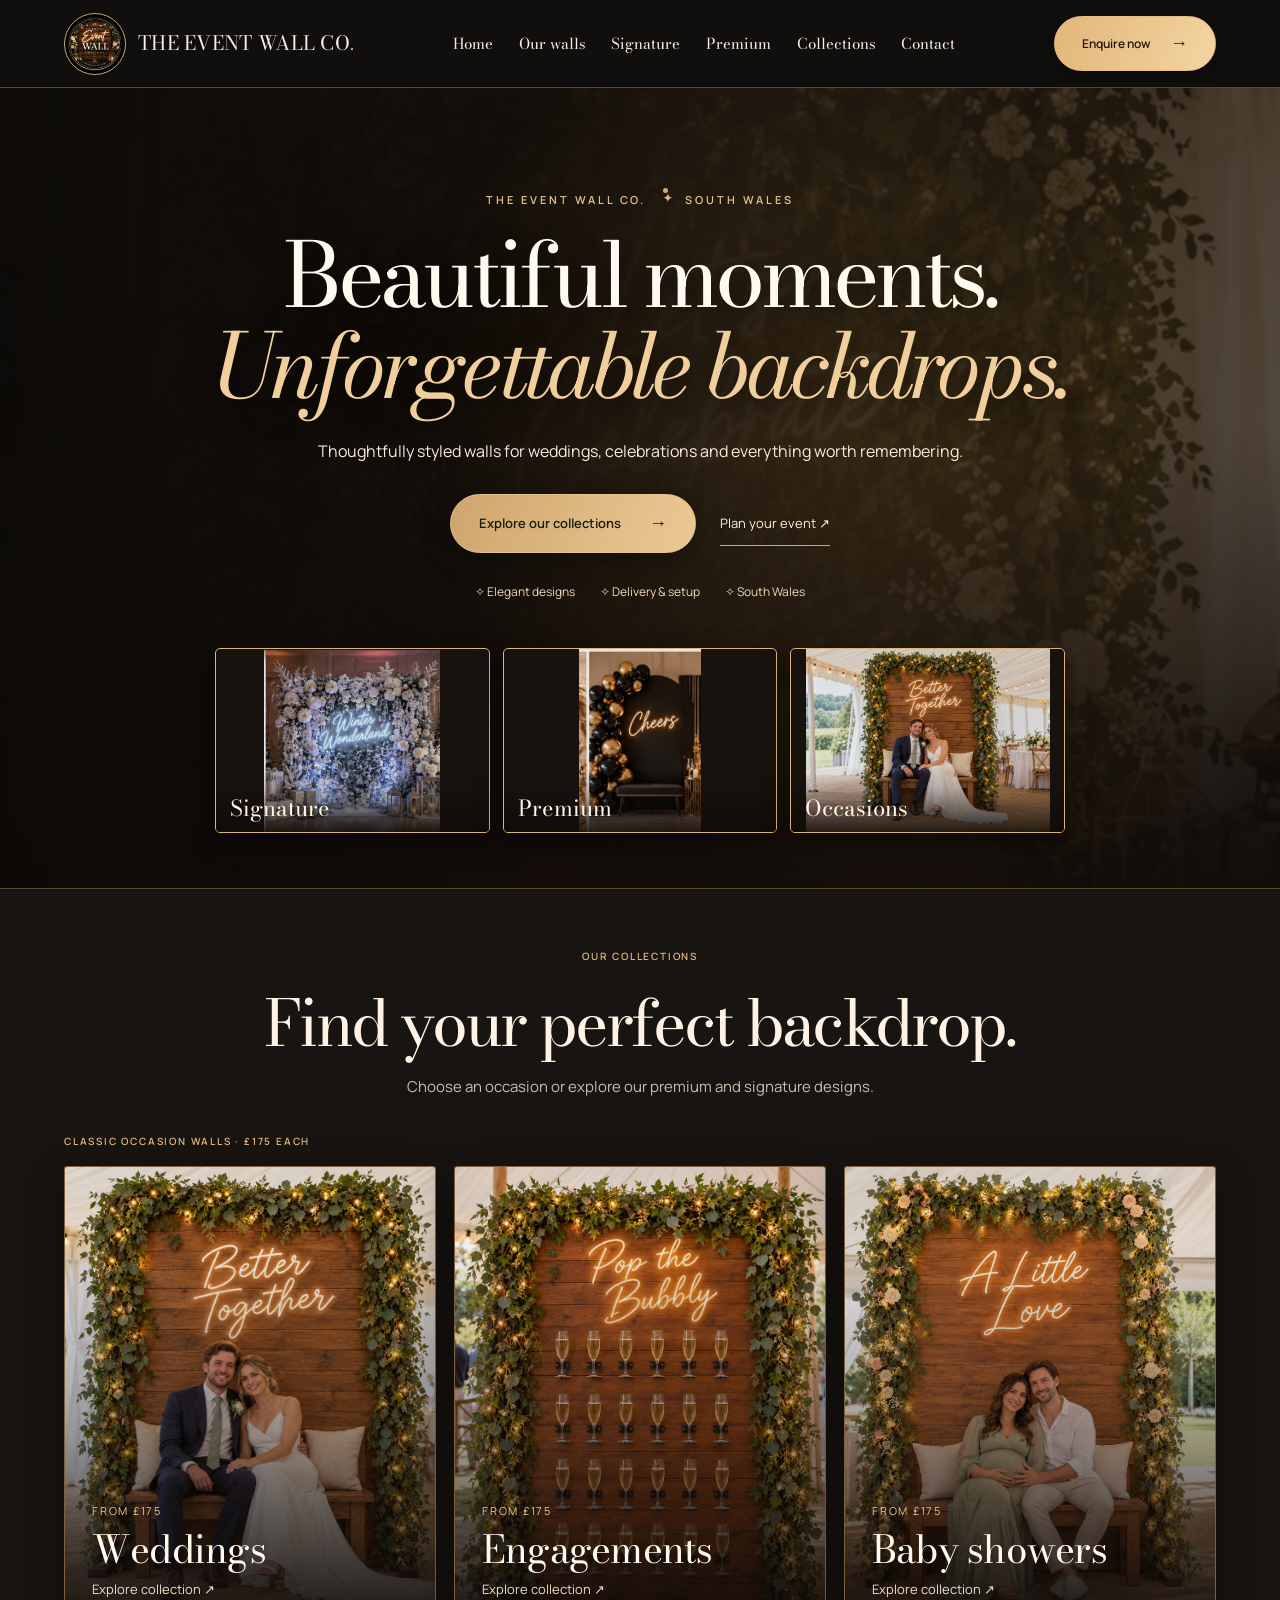
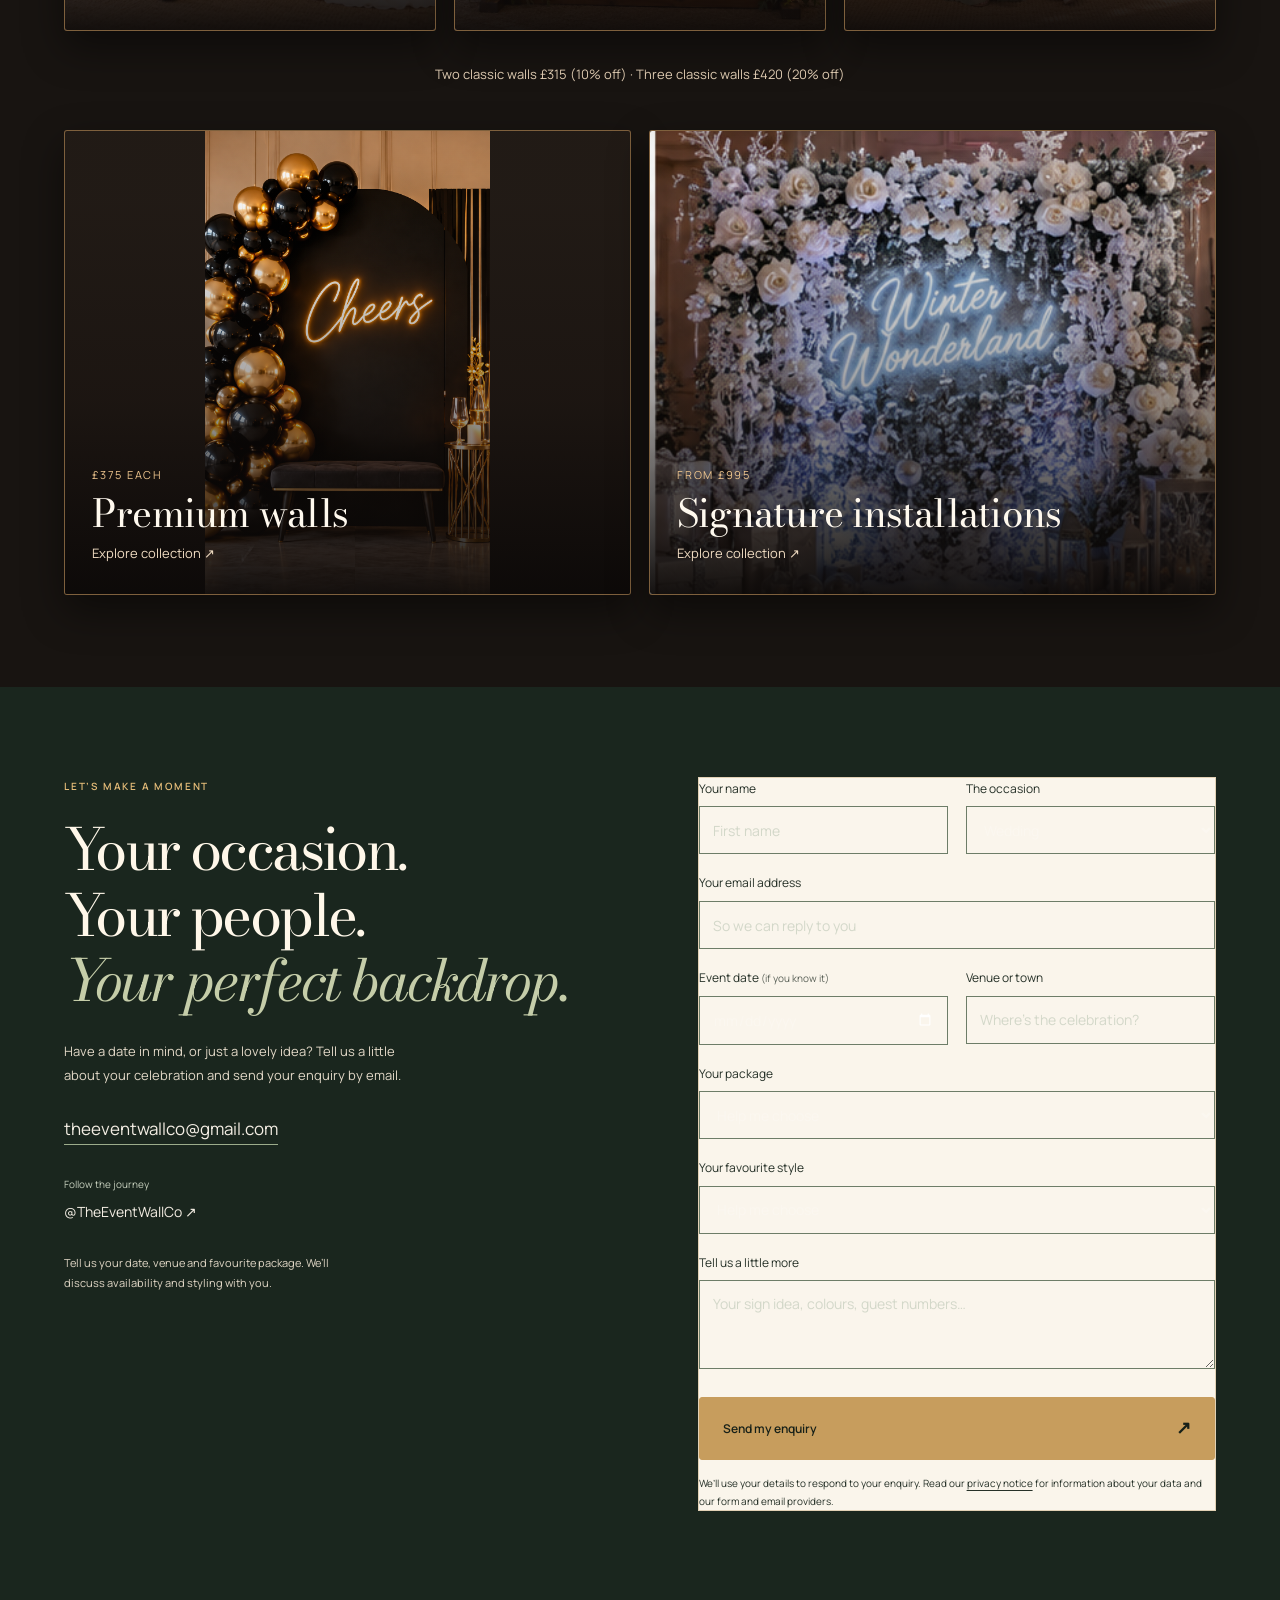
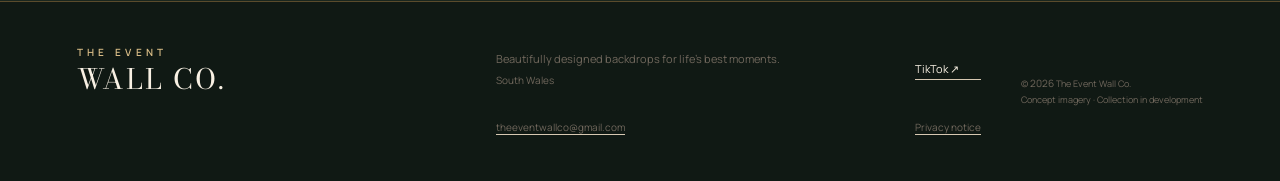
<file: index.html>
<!DOCTYPE html>
<html lang="en-GB"><head><meta charset="utf-8"><meta name="google-site-verification" content="JNIMbrfzkUqkTj2vF_8POCAR4CDnCxBclbPYZLGtW4k"><meta name="viewport" content="width=device-width,initial-scale=1"><title>Event Backdrop & Flower Wall Hire South Wales | The Event Wall Co.</title><meta name="description" content="Luxury event backdrop and flower wall hire across South Wales, Cardiff and Newport. Explore wedding, baby shower, engagement and celebration walls from £175."><link rel="canonical" href="https://the-event-wall-co.vercel.app/"><meta name="theme-color" content="#101714"><meta property="og:title" content="The Event Wall Co"><meta property="og:description" content="A backdrop to your best moments. Explore our celebration wall collection."><meta property="og:type" content="website"><meta property="og:image" content="/assets/champagne-wall.webp"><link rel="icon" href="/favicon.svg" type="image/svg+xml"><link rel="preload" href="/assets/fonts/bodoni-normal.woff2" as="font" type="font/woff2" crossorigin><link rel="preload" href="/assets/fonts/manrope-normal-400.woff2" as="font" type="font/woff2" crossorigin><link rel="stylesheet" href="/fonts.css"><link rel="stylesheet" href="/style.css"><script src="/app.js" defer></script><script type="application/ld+json">{"@context":"https://schema.org","@type":"LocalBusiness","name":"The Event Wall Co.","url":"https://the-event-wall-co.vercel.app/","description":"Luxury wedding and event backdrop hire in South Wales.","areaServed":[{"@type":"Place","name":"South Wales"},{"@type":"City","name":"Cardiff"},{"@type":"City","name":"Newport"}],"email":"theeventwallco@gmail.com","sameAs":["https://www.tiktok.com/@TheEventWallCo"]}</script><script async src="https://www.googletagmanager.com/gtag/js?id=G-6WDPPPENEJ"></script><script>window.dataLayer=window.dataLayer||[];function gtag(){dataLayer.push(arguments)}gtag('js',new Date());gtag('config','G-6WDPPPENEJ');</script></head>
<body><a class="skip" href="#main">Skip to content</a><header><a class="brand" href="#home" aria-label="The Event Wall Co home"><span class="brand-top">THE EVENT</span><span class="brand-bottom">THE EVENT WALL CO<span class="brand-dot">.</span></span></a><nav aria-label="Main navigation"><a href="#home">Home</a><a href="#collections">Our walls</a><a href="/signature.html">Signature</a><a href="/premium.html">Premium</a><a href="#collections">Collections</a><a href="#enquire">Contact</a></nav><a class="button small" href="#enquire">Enquire now <span aria-hidden="true">→</span></a><button class="menu-button" aria-label="Open navigation" aria-expanded="false" aria-controls="mobile-nav">Menu ☰</button></header><div id="mobile-nav" hidden><a href="#collections">Our collections</a><a href="/weddings.html">Weddings</a><a href="/baby-showers.html">Baby showers</a><a href="/engagements.html">Engagement parties</a><a href="/weddings.html">Birthdays &amp; anniversaries</a><a href="/signature.html">Signature collection</a><a href="#collections">Packages &amp; pricing</a><a href="#details">Planning details</a><a href="#enquire">Make an enquiry ↗︎</a></div>
<main id="main"><section class="hero cinematic-hero" id="home"><div class="cinematic-shade"></div><div class="cinematic-content"><p class="eyebrow">THE EVENT WALL CO. <span>✦</span> SOUTH WALES</p><h1>Beautiful moments.<br><em>Unforgettable backdrops.</em></h1><p class="cinematic-intro">Thoughtfully styled walls for weddings, celebrations and everything worth remembering.</p><div class="cinematic-actions"><a class="button" href="#collections">Explore our collections <span aria-hidden="true">→</span></a><a class="cinematic-secondary" href="#enquire">Plan your event ↗</a></div><div class="cinematic-trust"><span>✧ Elegant designs</span><span>✧ Delivery &amp; setup</span><span>✧ South Wales</span></div></div><div class="cinematic-preview" aria-label="Featured event walls"><a href="/signature.html"><img src="/IMG_5442.png" alt="Winter Wonderland wall"><span>Signature</span></a><a href="/premium.html"><img src="/IMG_5463.jpeg" alt="Black and gold premium wall"><span>Premium</span></a><a href="/weddings.html"><img src="/assets/bench-photo-backdrop.webp" alt="Wedding wall"><span>Occasions</span></a></div></section>
<section class="collection-landing section" id="collections"><div class="collection-heading"><p class="eyebrow">OUR COLLECTIONS</p><h2>Find your perfect backdrop.</h2><p>Choose an occasion or explore our premium and signature designs.</p></div><p class="eyebrow">CLASSIC OCCASION WALLS · £175 EACH</p><div class="collection-tiles collection-tiles-three"><a class="collection-tile" href="/weddings.html"><img src="/assets/bench-photo-backdrop.webp" alt="Weddings" loading="lazy"><span class="tile-overlay"><small>From £175</small><strong>Weddings</strong><span>Explore collection ↗</span></span></a><a class="collection-tile" href="/engagements.html"><img src="/assets/pop-the-bubbly-wall.webp" alt="Engagements" loading="lazy"><span class="tile-overlay"><small>From £175</small><strong>Engagements</strong><span>Explore collection ↗</span></span></a><a class="collection-tile" href="/baby-showers.html"><img src="/assets/a-little-love-bench.webp" alt="Baby showers" loading="lazy"><span class="tile-overlay"><small>From £175</small><strong>Baby showers</strong><span>Explore collection ↗</span></span></a></div><p class="collection-discount">Two classic walls £315 (10% off) · Three classic walls £420 (20% off)</p><div class="collection-tiles collection-tiles-two"><a class="collection-tile premium-home-tile" href="/premium.html"><img src="/D921B3ED-7E14-41A4-9949-39B5E047F130.png" alt="Black and gold luxury premium event backdrop" loading="lazy"><span class="tile-overlay"><small>£375 each</small><strong>Premium walls</strong><span>Explore collection ↗</span></span></a><a class="collection-tile" href="/signature.html"><img src="/IMG_5442.png" alt="Signature installations" loading="lazy"><span class="tile-overlay"><small>From £995</small><strong>Signature installations</strong><span>Explore collection ↗</span></span></a></div></section><section class="enquiry section" id="enquire"><div class="enquiry-copy"><p class="eyebrow">LET’S MAKE A MOMENT</p><h2>Your occasion.<br>Your people.<br><em>Your perfect backdrop.</em></h2><p>Have a date in mind, or just a lovely idea? Tell us a little about your celebration and send your enquiry by email.</p><a class="email-link" href="mailto:theeventwallco@gmail.com">theeventwallco@gmail.com</a><a class="social-link" href="https://www.tiktok.com/@TheEventWallCo" target="_blank" rel="noopener noreferrer">Follow the journey <strong>@TheEventWallCo ↗︎</strong></a><p class="enquiry-note">Tell us your date, venue and favourite package. We’ll discuss availability and styling with you.</p></div><form id="enquiry-form" action="https://formsubmit.co/theeventwallco@gmail.com" method="POST"><div class="form-row"><label>Your name<input name="name" autocomplete="name" maxlength="100" required placeholder="First name"></label><label>The occasion<select name="occasion" id="occasion"><option>Wedding</option><option>Baby shower</option><option>Engagement party</option><option>Birthday / anniversary</option><option>Something else</option></select></label></div><label>Your email address<input type="email" name="email" autocomplete="email" maxlength="254" required placeholder="So we can reply to you"></label><div class="form-row"><label>Event date <span>(if you know it)</span><input type="date" name="date"></label><label>Venue or town<input name="venue" autocomplete="address-level2" maxlength="160" required placeholder="Where’s the celebration?"></label></div><label>Your package<select name="package" id="package"><option>Help me choose</option><option>Classic wall — £175</option><option>Two classic walls — £315 (10% off)</option><option>Three classic walls — £420 (20% off)</option><option>Premium design — £375 per wall</option><option>Champagne package — £275</option><option>Christmas signature wall — £1,295 including delivery &amp; installation</option><option>Winter Wonderland signature wall — £1,495 including delivery &amp; installation</option><option>Halloween signature wall — 2027 onwards — £1,250 including delivery &amp; installation</option><option>Spring / Easter signature wall — £995 including delivery &amp; installation</option><option>Summer / Tropical signature wall — £995 including delivery &amp; installation</option><option>Birthdays / Parties signature wall — £1,295 including delivery &amp; installation</option><option>New Year’s Eve signature wall — £1,245 including delivery &amp; installation</option><option>Mixed / tailored package</option></select></label><label>Your favourite style<select name="style" id="style"><option>Help me choose</option><option>Celebration Wall</option><option>White Feather</option><option>Botanical Greenery</option><option>Classic White</option><option>Champagne Shimmer</option><option>Blush Floral</option><option>Pampas &amp; Neutrals</option><option>Black &amp; Gold</option><option>Champagne Wall</option><option>Bench Photo Corner</option><option>Party Favour Wall</option><option>Signature themed wall</option><option>A combination</option></select></label><label>Tell us a little more<textarea name="notes" rows="3" maxlength="2000" placeholder="Your sign idea, colours, guest numbers…"></textarea></label><button class="button" type="submit">Send my enquiry <span aria-hidden="true">↗︎</span></button><div class="form-trap" aria-hidden="true"><label>Leave this field empty<input name="_honey" tabindex="-1" autocomplete="off"></label></div><input type="hidden" name="_subject" value="New Event Wall Co enquiry"><input type="hidden" name="_template" value="table"><input type="hidden" name="_url" value="https://the-event-wall-co.vercel.app/"><p class="form-help">We’ll use your details to respond to your enquiry. Read our <a href="/privacy.html">privacy notice</a> for information about your data and our form and email providers.</p><p id="form-status" role="status" aria-live="polite" tabindex="-1" hidden></p><p id="form-fallback" hidden>Having trouble? Email <a href="mailto:theeventwallco@gmail.com">theeventwallco@gmail.com</a> directly.</p></form></section>
</main><footer><a class="brand" href="#home"><span class="brand-top">THE EVENT</span><span class="brand-bottom">WALL CO.</span></a><p>Beautifully designed backdrops for life’s best moments.<br><span>South Wales</span></p><a href="https://www.tiktok.com/@TheEventWallCo" target="_blank" rel="noopener noreferrer">TikTok ↗︎</a><p class="footer-contact"><a href="mailto:theeventwallco@gmail.com">theeventwallco@gmail.com</a></p><p class="footer-privacy"><a href="/privacy.html">Privacy notice</a></p><p class="copyright">© <span id="year">2026</span> The Event Wall Co.<br>Concept imagery · Collection in development</p></footer><div class="mobile-enquire"><a href="#collections"><span>Wall packages</span><strong>From £175</strong></a><a class="button" href="#enquire">Enquire now <span aria-hidden="true">↗︎</span></a></div>
<dialog id="lightbox" aria-label="Image preview"><button class="close-lightbox" aria-label="Close image preview">Close ×</button><img id="lightbox-image" alt=""><p id="lightbox-caption"></p></dialog></body></html>
</file>
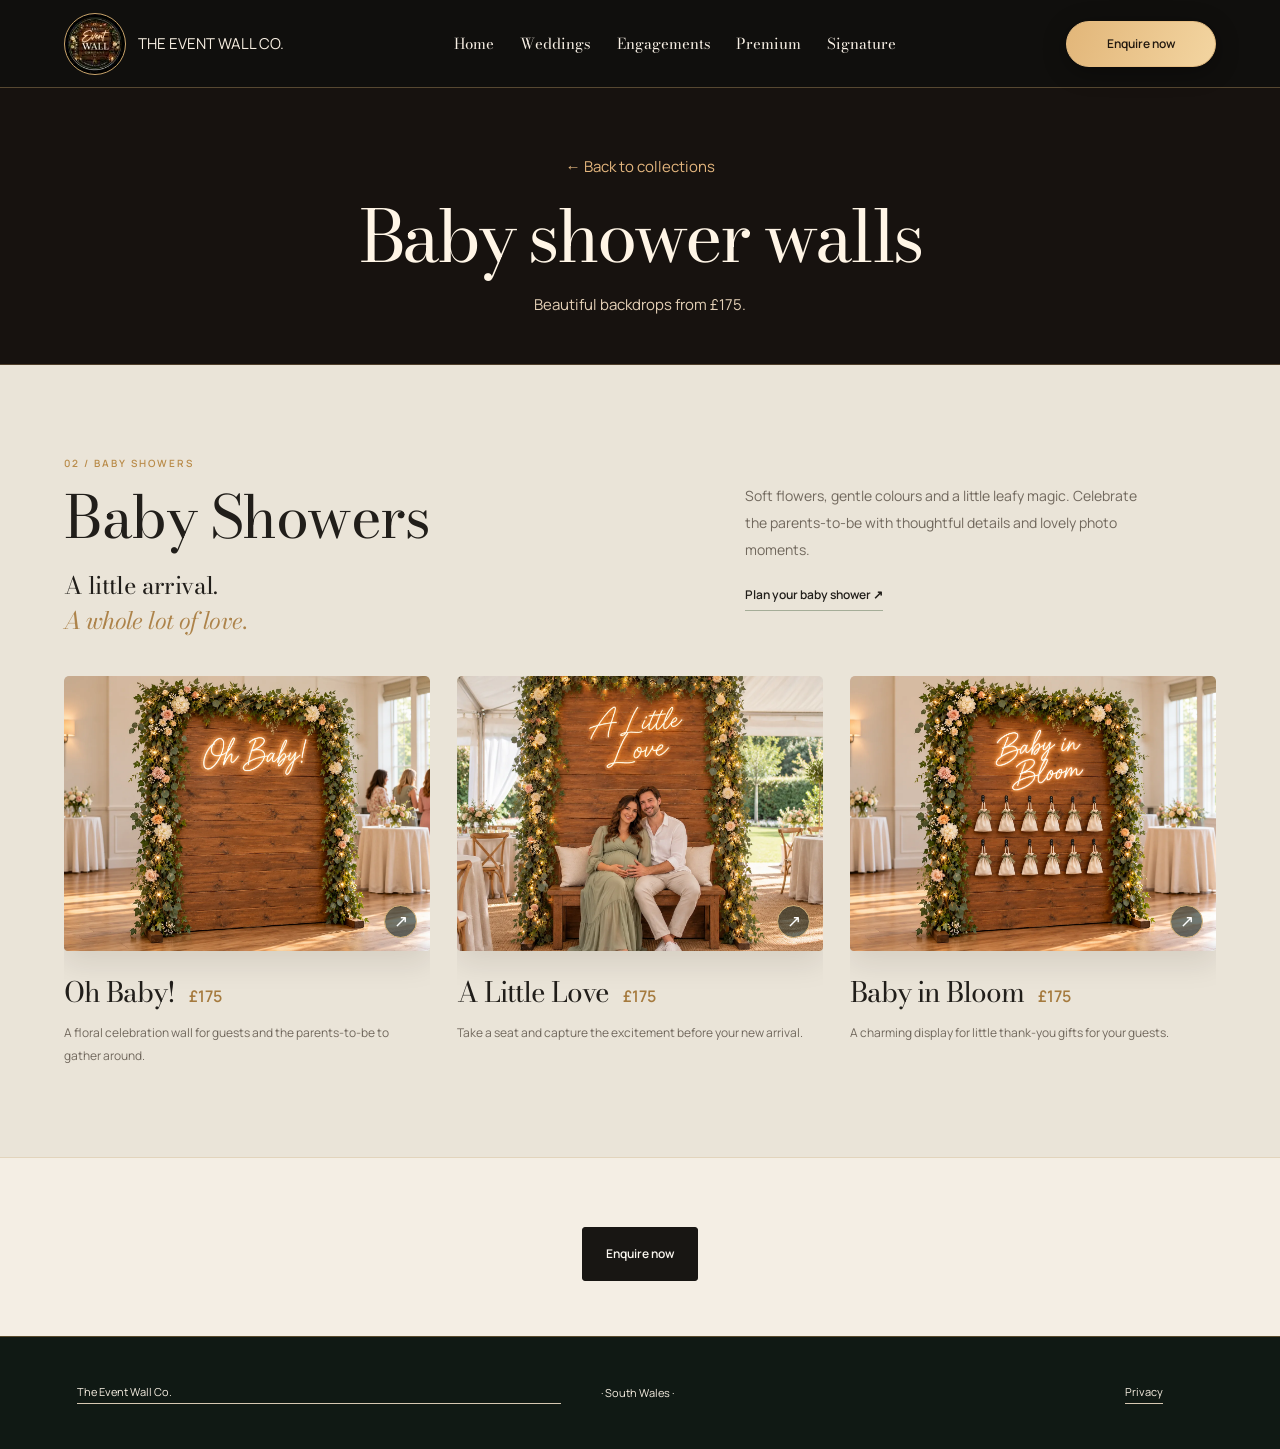
<file: baby-showers.html>
<!DOCTYPE html>
<html lang="en-GB"><head><meta charset="utf-8"><meta name="viewport" content="width=device-width,initial-scale=1"><title>Baby Shower Backdrop Hire South Wales | The Event Wall Co.</title><meta name="description" content="Beautiful baby shower backdrop hire across South Wales, Cardiff and Newport. Discover stylish photo walls for your special celebration."><link rel="canonical" href="https://the-event-wall-co.vercel.app/baby-showers.html"><meta name="theme-color" content="#101714"><meta property="og:title" content="The Event Wall Co"><meta property="og:description" content="A backdrop to your best moments. Explore our celebration wall collection."><meta property="og:type" content="website"><meta property="og:image" content="/assets/champagne-wall.webp"><link rel="icon" href="/favicon.svg" type="image/svg+xml"><link rel="preload" href="/assets/fonts/bodoni-normal.woff2" as="font" type="font/woff2" crossorigin><link rel="preload" href="/assets/fonts/manrope-normal-400.woff2" as="font" type="font/woff2" crossorigin><link rel="stylesheet" href="/fonts.css"><link rel="stylesheet" href="/style.css"><script src="/app.js" defer></script><script async src="https://www.googletagmanager.com/gtag/js?id=G-6WDPPPENEJ"></script><script>window.dataLayer=window.dataLayer||[];function gtag(){dataLayer.push(arguments)}gtag('js',new Date());gtag('config','G-6WDPPPENEJ');</script></head>
<body><header><a class="brand" href="/">THE EVENT WALL CO.</a><nav><a href="/">Home</a><a href="/weddings.html">Weddings</a><a href="/engagements.html">Engagements</a><a href="/premium.html">Premium</a><a href="/signature.html">Signature</a></nav><a class="button small" href="/#enquire">Enquire now</a></header><main id="main"><div class="collection-page-heading"><a href="/">← Back to collections</a><h1>Baby shower walls</h1><p>Beautiful backdrops from £175.</p></div><section class="event-section section" id="baby-showers" aria-labelledby="baby-showers-title"><div class="event-intro"><div><p class="eyebrow">02 / BABY SHOWERS</p><h2 id="baby-showers-title">Baby Showers</h2><p class="event-tagline">A little arrival.<br><em>A whole lot of love.</em></p></div><div class="event-description"><p>Soft flowers, gentle colours and a little leafy magic. Celebrate the parents-to-be with thoughtful details and lovely photo moments.</p><a class="text-link occasion-enquire" href="/#enquire" data-occasion="Baby shower">Plan your baby shower <span aria-hidden="true">↗︎</span></a></div></div><div class="occasion-photos"><article class="occasion-card"><button class="photo-button" data-image="oh-baby-backdrop.webp" data-caption="Oh Baby! · Baby Showers design concept" aria-label="Enlarge Oh Baby!"><img src="/assets/oh-baby-backdrop.webp" width="1448" height="1086" loading="lazy" alt="Oh Baby illuminated sign on a floral timber baby shower backdrop"><span class="zoom" aria-hidden="true">↗︎</span></button><h3>Oh Baby! <span class="classic-card-price">£175</span></h3><p>A floral celebration wall for guests and the parents-to-be to gather around.</p></article><article class="occasion-card"><button class="photo-button" data-image="a-little-love-bench.webp" data-caption="A Little Love · Baby Showers design concept" aria-label="Enlarge A Little Love"><img src="/assets/a-little-love-bench.webp" width="1448" height="1086" loading="lazy" alt="Expectant parents seated in front of the A Little Love bench backdrop"><span class="zoom" aria-hidden="true">↗︎</span></button><h3>A Little Love <span class="classic-card-price">£175</span></h3><p>Take a seat and capture the excitement before your new arrival.</p></article><article class="occasion-card"><button class="photo-button" data-image="baby-in-bloom-favour-wall.webp" data-caption="Baby in Bloom · Baby Showers design concept" aria-label="Enlarge Baby in Bloom"><img src="/assets/baby-in-bloom-favour-wall.webp" width="1448" height="1086" loading="lazy" alt="Baby in Bloom timber favour wall with cream bags hanging from hooks"><span class="zoom" aria-hidden="true">↗︎</span></button><h3>Baby in Bloom <span class="classic-card-price">£175</span></h3><p>A charming display for little thank-you gifts for your guests.</p></article></div><p class="swipe-note">Swipe to explore the designs <span aria-hidden="true">→</span></p></section>
<div class="collection-bottom"><a class="button" href="/#enquire">Enquire now</a></div></main><footer><a href="/">The Event Wall Co.</a> · South Wales · <a href="/privacy.html">Privacy</a></footer><dialog id="lightbox" aria-label="Image preview"><button class="close-lightbox">Close ×</button><img id="lightbox-image" alt=""><p id="lightbox-caption"></p></dialog></body></html>
</file>
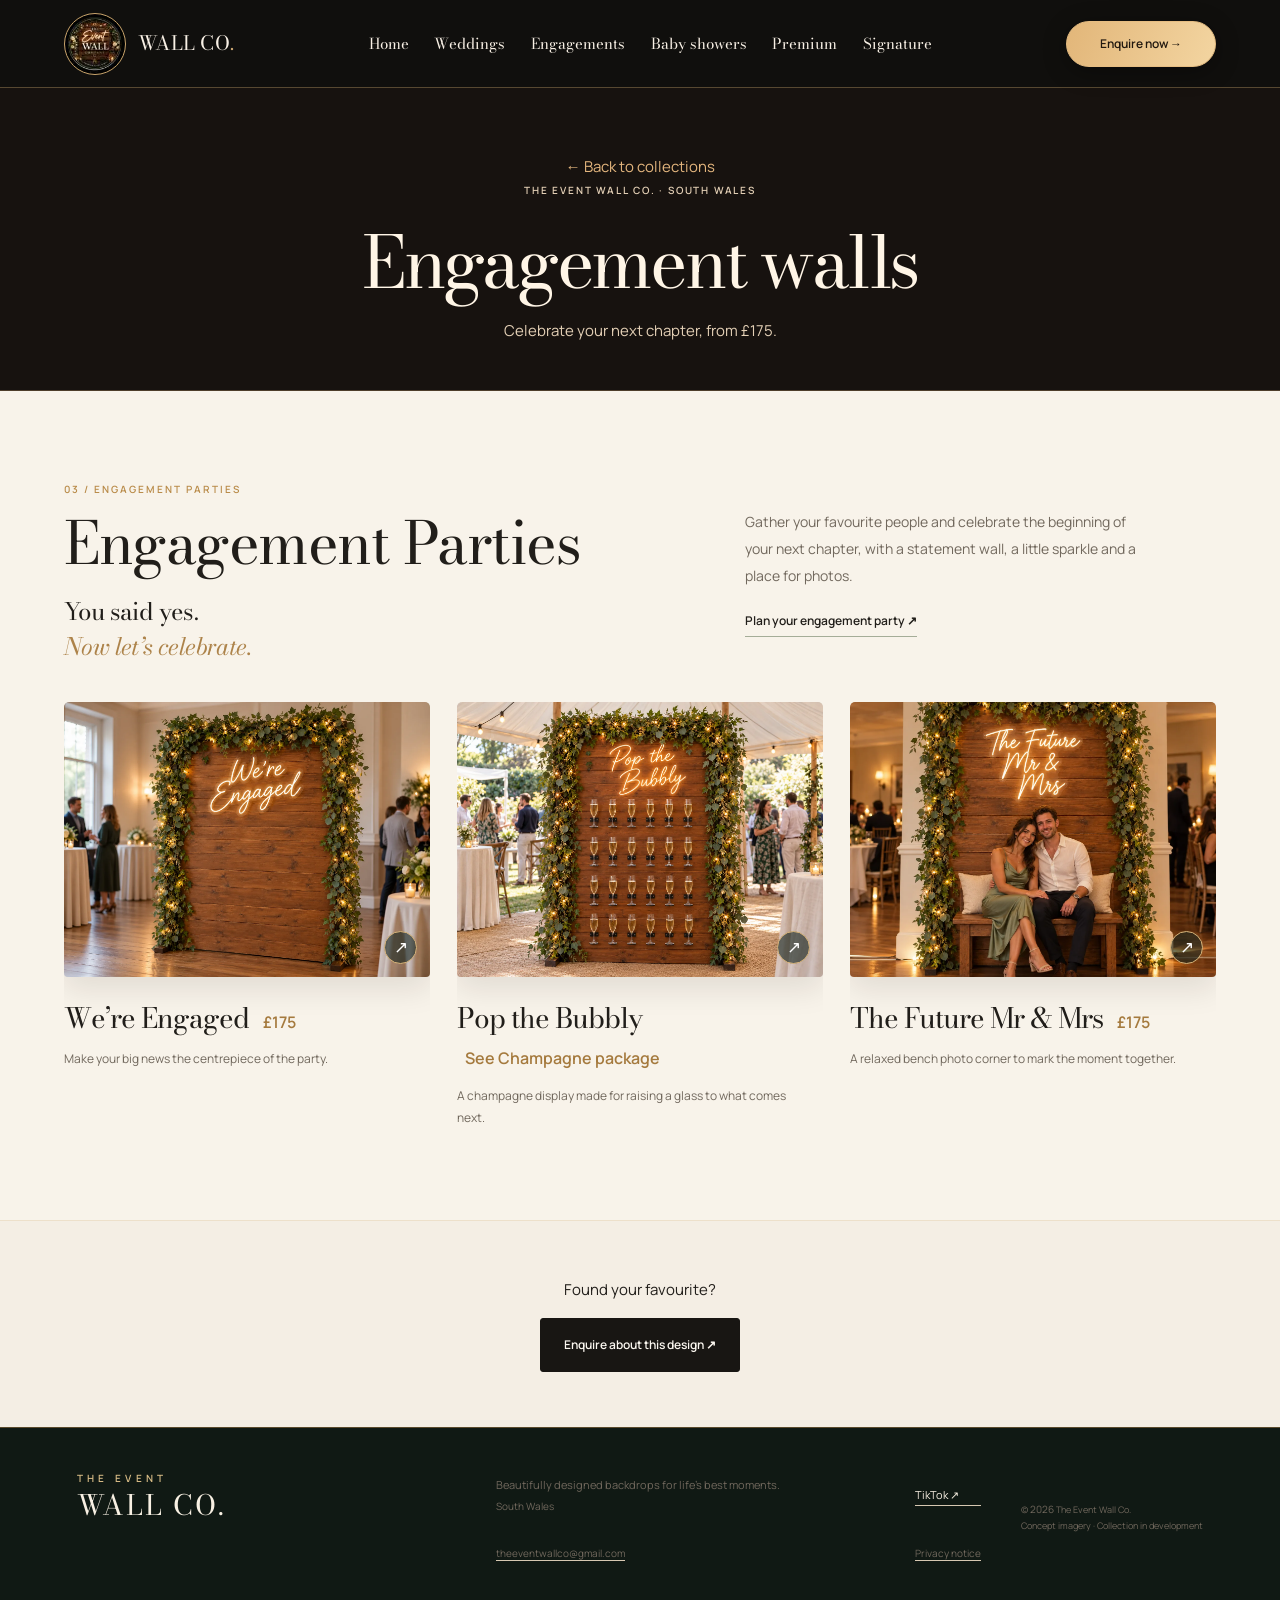
<file: engagements.html>
<!DOCTYPE html>
<html lang="en-GB"><head><meta charset="utf-8"><meta name="viewport" content="width=device-width,initial-scale=1"><title>Engagement Party Backdrop Hire South Wales | The Event Wall Co.</title><meta name="description" content="Celebrate your engagement with elegant backdrop hire in South Wales, Cardiff and Newport. Explore photo walls, styling concepts and event installations."><link rel="canonical" href="https://the-event-wall-co.vercel.app/engagements.html"><meta name="theme-color" content="#101714"><meta property="og:title" content="The Event Wall Co"><meta property="og:description" content="A backdrop to your best moments. Explore our celebration wall collection."><meta property="og:type" content="website"><meta property="og:image" content="/assets/champagne-wall.webp"><link rel="icon" href="/favicon.svg" type="image/svg+xml"><link rel="preload" href="/assets/fonts/bodoni-normal.woff2" as="font" type="font/woff2" crossorigin><link rel="preload" href="/assets/fonts/manrope-normal-400.woff2" as="font" type="font/woff2" crossorigin><link rel="stylesheet" href="/fonts.css"><link rel="stylesheet" href="/style.css"><script src="/app.js" defer></script><script async src="https://www.googletagmanager.com/gtag/js?id=G-6WDPPPENEJ"></script><script>window.dataLayer=window.dataLayer||[];function gtag(){dataLayer.push(arguments)}gtag('js',new Date());gtag('config','G-6WDPPPENEJ');</script></head>
<body><a class="skip" href="#main">Skip to content</a><header><a class="brand" href="/" aria-label="The Event Wall Co home"><span class="brand-top">THE EVENT</span><span class="brand-bottom">WALL CO<span class="brand-dot">.</span></span></a><nav aria-label="Main navigation"><a href="/">Home</a><a href="/weddings.html">Weddings</a><a href="/engagements.html">Engagements</a><a href="/baby-showers.html">Baby showers</a><a href="/premium.html">Premium</a><a href="/signature.html">Signature</a></nav><a class="button small" href="/#enquire">Enquire now →</a><button class="menu-button" aria-label="Open navigation" aria-expanded="false" aria-controls="mobile-nav">Menu ☰</button></header><div id="mobile-nav" hidden><a href="/">Home</a><a href="/weddings.html">Weddings</a><a href="/engagements.html">Engagements</a><a href="/baby-showers.html">Baby showers</a><a href="/premium.html">Premium walls</a><a href="/signature.html">Signature walls</a><a href="/#enquire">Make an enquiry</a></div><main id="main"><div class="collection-page-heading"><a href="/" class="collection-back">← Back to collections</a><p class="eyebrow">THE EVENT WALL CO. · SOUTH WALES</p><h1>Engagement walls</h1><p>Celebrate your next chapter, from £175.</p></div><section class="event-section section" id="engagement-parties" aria-labelledby="engagement-parties-title"><div class="event-intro"><div><p class="eyebrow">03 / ENGAGEMENT PARTIES</p><h2 id="engagement-parties-title">Engagement Parties</h2><p class="event-tagline">You said yes.<br><em>Now let’s celebrate.</em></p></div><div class="event-description"><p>Gather your favourite people and celebrate the beginning of your next chapter, with a statement wall, a little sparkle and a place for photos.</p><a class="text-link occasion-enquire" href="#enquire" data-occasion="Engagement party">Plan your engagement party <span aria-hidden="true">↗︎</span></a></div></div><div class="occasion-photos"><article class="occasion-card"><button class="photo-button" data-image="were-engaged-backdrop.webp" data-caption="We’re Engaged · Engagement Parties design concept" aria-label="Enlarge We’re Engaged"><img src="/assets/were-engaged-backdrop.webp" width="1448" height="1086" loading="lazy" alt="We’re Engaged sign on a timber backdrop at an engagement party"><span class="zoom" aria-hidden="true">↗︎</span></button><h3>We’re Engaged <span class="classic-card-price">£175</span></h3><p>Make your big news the centrepiece of the party.</p></article><article class="occasion-card"><button class="photo-button" data-image="pop-the-bubbly-wall.webp" data-caption="Pop the Bubbly · Engagement Parties design concept" aria-label="Enlarge Pop the Bubbly"><img src="/assets/pop-the-bubbly-wall.webp" width="1448" height="1086" loading="lazy" alt="Pop the Bubbly champagne wall in an engagement party marquee"><span class="zoom" aria-hidden="true">↗︎</span></button><h3>Pop the Bubbly <span class="classic-card-price">See Champagne package</span></h3><p>A champagne display made for raising a glass to what comes next.</p></article><article class="occasion-card"><button class="photo-button" data-image="future-mr-mrs-bench.webp" data-caption="The Future Mr & Mrs · Engagement Parties design concept" aria-label="Enlarge The Future Mr & Mrs"><img src="/assets/future-mr-mrs-bench.webp" width="1448" height="1086" loading="lazy" alt="Engaged couple sitting in front of The Future Mr and Mrs illuminated sign"><span class="zoom" aria-hidden="true">↗︎</span></button><h3>The Future Mr & Mrs <span class="classic-card-price">£175</span></h3><p>A relaxed bench photo corner to mark the moment together.</p></article></div><p class="swipe-note">Swipe to explore the designs <span aria-hidden="true">→</span></p></section>
<div class="collection-bottom"><p>Found your favourite?</p><a class="button" href="/#enquire">Enquire about this design ↗︎</a></div></main><footer><a class="brand" href="/"><span class="brand-top">THE EVENT</span><span class="brand-bottom">WALL CO.</span></a><p>Beautifully designed backdrops for life’s best moments.<br><span>South Wales</span></p><a href="https://www.tiktok.com/@TheEventWallCo" target="_blank" rel="noopener noreferrer">TikTok ↗︎</a><p class="footer-contact"><a href="mailto:theeventwallco@gmail.com">theeventwallco@gmail.com</a></p><p class="footer-privacy"><a href="/privacy.html">Privacy notice</a></p><p class="copyright">© <span id="year">2026</span> The Event Wall Co.<br>Concept imagery · Collection in development</p></footer><div class="mobile-enquire"><a href="/#pricing"><span>Wall packages</span><strong>From £175</strong></a><a class="button" href="/#enquire">Enquire now <span aria-hidden="true">↗︎</span></a></div>
<dialog id="lightbox" aria-label="Image preview"><button class="close-lightbox" aria-label="Close image preview">Close ×</button><img id="lightbox-image" alt=""><p id="lightbox-caption"></p></dialog></body></html>
</file>
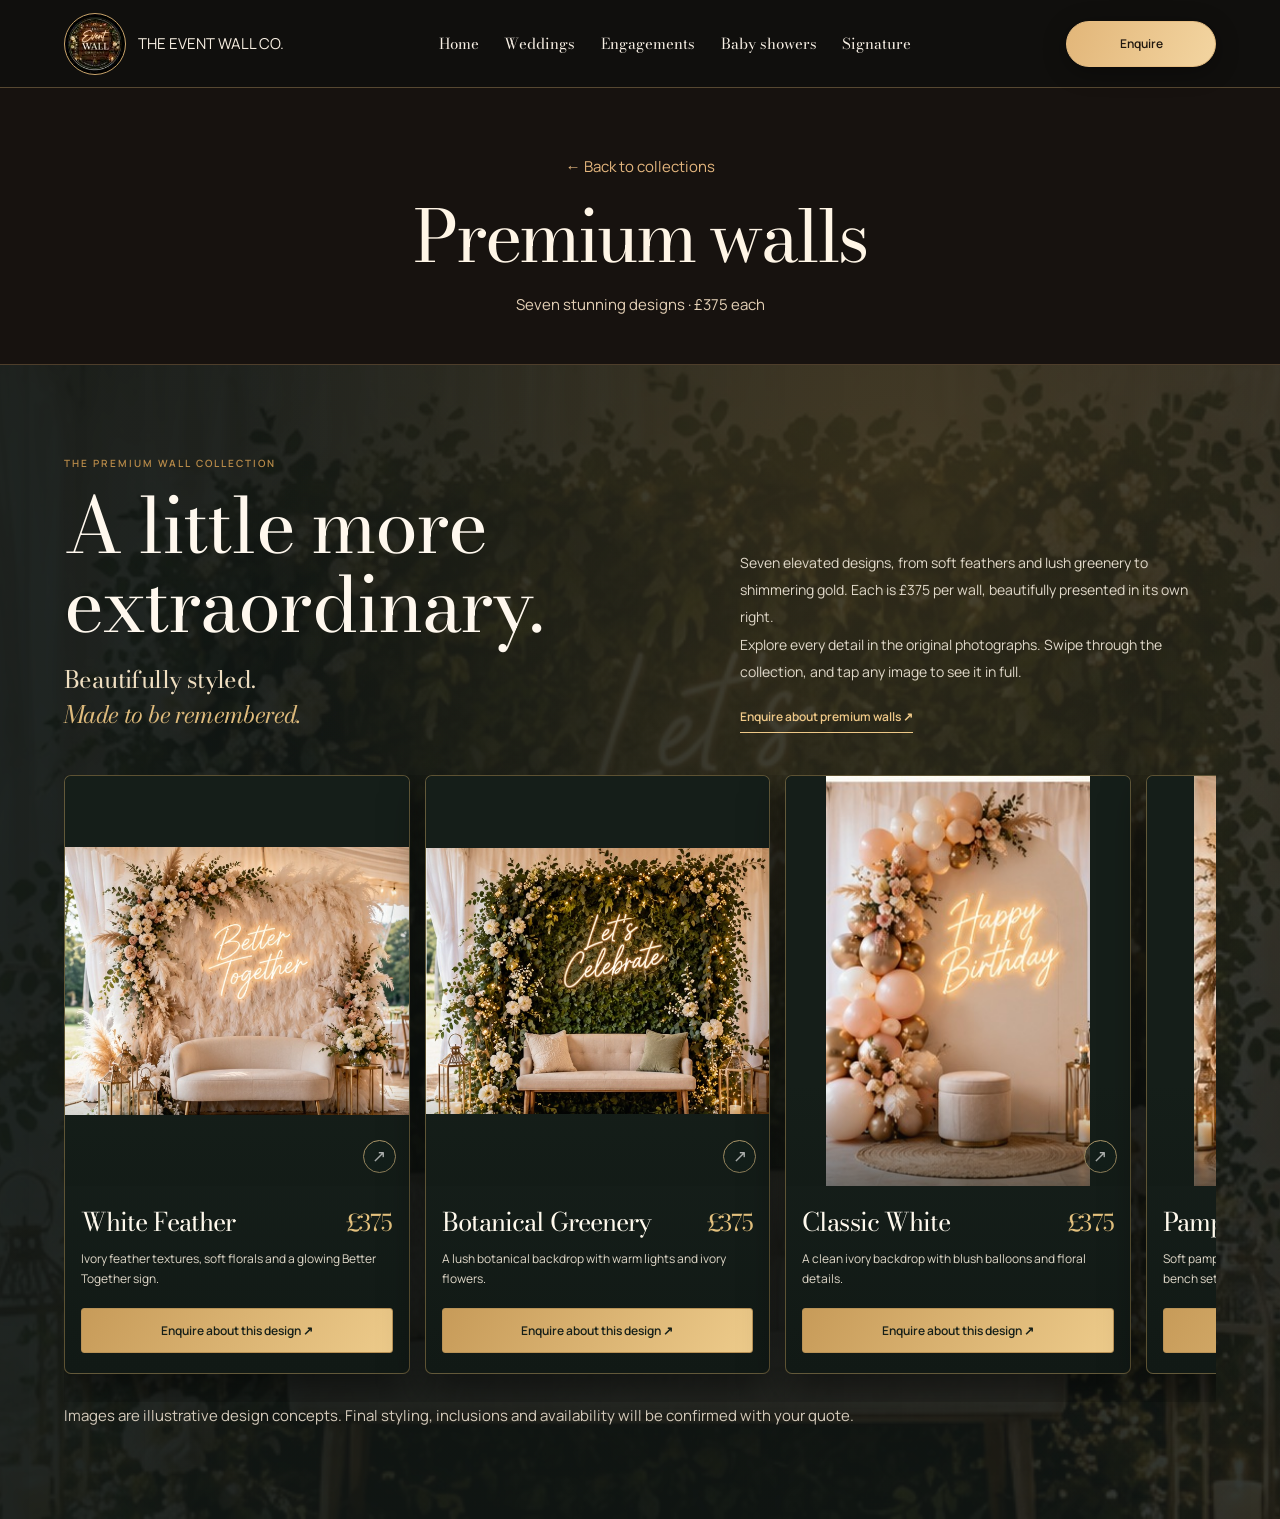
<file: premium.html>
<!doctype html><html lang="en-GB"><head><meta charset="utf-8"><meta name="viewport" content="width=device-width,initial-scale=1"><title>Premium Flower & Event Wall Hire South Wales | The Event Wall Co.</title><link rel="stylesheet" href="/fonts.css"><link rel="stylesheet" href="/style.css"><script defer src="/app.js"></script><script async src="https://www.googletagmanager.com/gtag/js?id=G-6WDPPPENEJ"></script><script>window.dataLayer=window.dataLayer||[];function gtag(){dataLayer.push(arguments)}gtag('js',new Date());gtag('config','G-6WDPPPENEJ');</script></head><body><header><a class="brand" href="/">THE EVENT WALL CO.</a><nav><a href="/">Home</a><a href="/weddings.html">Weddings</a><a href="/engagements.html">Engagements</a><a href="/baby-showers.html">Baby showers</a><a href="/signature.html">Signature</a></nav><a class="button small" href="/#enquire">Enquire</a></header><main id="main"><div class="collection-page-heading"><a href="/">← Back to collections</a><h1>Premium walls</h1><p>Seven stunning designs · £375 each</p></div><section class="premium-collection section" id="premium-walls" aria-labelledby="premium-title"><div class="event-intro"><div><p class="eyebrow">THE PREMIUM WALL COLLECTION</p><h2 id="premium-title">A little more extraordinary.</h2><p class="event-tagline">Beautifully styled.<br><em>Made to be remembered.</em></p></div><div class="event-description"><p>Seven elevated designs, from soft feathers and lush greenery to shimmering gold. Each is £375 per wall, beautifully presented in its own right.</p><p>Explore every detail in the original photographs. Swipe through the collection, and tap any image to see it in full.</p><a class="text-link" href="/#enquire">Enquire about premium walls <span aria-hidden="true">↗︎</span></a></div></div><div class="premium-gallery" aria-label="Premium wall designs"><article class="occasion-card premium-design"><button class="photo-button" data-image="IMG_5457.jpeg" data-caption="White Feather · Premium design concept · £375 per wall" aria-label="Enlarge White Feather"><img src="/IMG_5457.jpeg" loading="lazy" width="650" height="507" alt="White Feather premium event wall design concept"><span class="zoom" aria-hidden="true">↗︎</span></button><h3>White Feather <span class="premium-price">£375</span></h3><p>Ivory feather textures, soft florals and a glowing Better Together sign.</p><a class="text-link premium-enquire" href="/#enquire" data-design="White Feather" data-occasion="Weddings">Enquire about this design ↗︎</a></article><article class="occasion-card premium-design"><button class="photo-button" data-image="IMG_5458.jpeg" data-caption="Botanical Greenery · Premium design concept · £375 per wall" aria-label="Enlarge Botanical Greenery"><img src="/IMG_5458.jpeg" loading="lazy" width="650" height="507" alt="Botanical Greenery premium event wall design concept"><span class="zoom" aria-hidden="true">↗︎</span></button><h3>Botanical Greenery <span class="premium-price">£375</span></h3><p>A lush botanical backdrop with warm lights and ivory flowers.</p><a class="text-link premium-enquire" href="/#enquire" data-design="Botanical Greenery" data-occasion="Weddings">Enquire about this design ↗︎</a></article><article class="occasion-card premium-design"><button class="photo-button" data-image="IMG_5459.jpeg" data-caption="Classic White · Premium design concept · £375 per wall" aria-label="Enlarge Classic White"><img src="/IMG_5459.jpeg" loading="lazy" width="650" height="507" alt="Classic White premium event wall design concept"><span class="zoom" aria-hidden="true">↗︎</span></button><h3>Classic White <span class="premium-price">£375</span></h3><p>A clean ivory backdrop with blush balloons and floral details.</p><a class="text-link premium-enquire" href="/#enquire" data-design="Classic White" data-occasion="Baby shower">Enquire about this design ↗︎</a></article><article class="occasion-card premium-design"><button class="photo-button" data-image="IMG_5462.jpeg" data-caption="Pampas & Neutrals · Premium design concept · £375 per wall" aria-label="Enlarge Pampas & Neutrals"><img src="/IMG_5462.jpeg" loading="lazy" width="650" height="507" alt="Pampas & Neutrals premium event wall design concept"><span class="zoom" aria-hidden="true">↗︎</span></button><h3>Pampas & Neutrals <span class="premium-price">£375</span></h3><p>Soft pampas, creamy flowers and a relaxed neutral bench setting.</p><a class="text-link premium-enquire" href="/#enquire" data-design="Pampas & Neutrals" data-occasion="Baby shower">Enquire about this design ↗︎</a></article><article class="occasion-card premium-design"><button class="photo-button" data-image="IMG_5460.jpeg" data-caption="Champagne Shimmer · Premium design concept · £375 per wall" aria-label="Enlarge Champagne Shimmer"><img src="/IMG_5460.jpeg" loading="lazy" width="650" height="507" alt="Champagne Shimmer premium event wall design concept"><span class="zoom" aria-hidden="true">↗︎</span></button><h3>Champagne Shimmer <span class="premium-price">£375</span></h3><p>Golden shimmer and champagne-toned balloons for a little extra sparkle.</p><a class="text-link premium-enquire" href="/#enquire" data-design="Champagne Shimmer" data-occasion="Engagement party">Enquire about this design ↗︎</a></article><article class="occasion-card premium-design"><button class="photo-button" data-image="IMG_5461.jpeg" data-caption="Blush Floral · Premium design concept · £375 per wall" aria-label="Enlarge Blush Floral"><img src="/IMG_5461.jpeg" loading="lazy" width="650" height="507" alt="Blush Floral premium event wall design concept"><span class="zoom" aria-hidden="true">↗︎</span></button><h3>Blush Floral <span class="premium-price">£375</span></h3><p>A romantic wall of blush blooms and a warm illuminated sign.</p><a class="text-link premium-enquire" href="/#enquire" data-design="Blush Floral" data-occasion="Engagement party">Enquire about this design ↗︎</a></article><article class="occasion-card premium-design"><button class="photo-button" data-image="D921B3ED-7E14-41A4-9949-39B5E047F130.png" data-caption="Black & Gold · Premium design concept · £375 per wall" aria-label="Enlarge Black & Gold"><img src="/D921B3ED-7E14-41A4-9949-39B5E047F130.png" loading="lazy" width="650" height="507" alt="Black & Gold premium event wall design concept"><span class="zoom" aria-hidden="true">↗︎</span></button><h3>Black & Gold <span class="premium-price">£375</span></h3><p>A dramatic black backdrop with gold balloons and a Cheers sign.</p><a class="text-link premium-enquire" href="/#enquire" data-design="Black & Gold" data-occasion="Birthday / anniversary">Enquire about this design ↗︎</a></article></div><p class="swipe-note">Swipe to explore all seven premium designs <span aria-hidden="true">→</span></p><p class="occasion-footnote">Images are illustrative design concepts. Final styling, inclusions and availability will be confirmed with your quote.</p></section></main><dialog id="lightbox"><button class="close-lightbox">Close ×</button><img id="lightbox-image" alt=""><p id="lightbox-caption"></p></dialog></body></html>
</file>
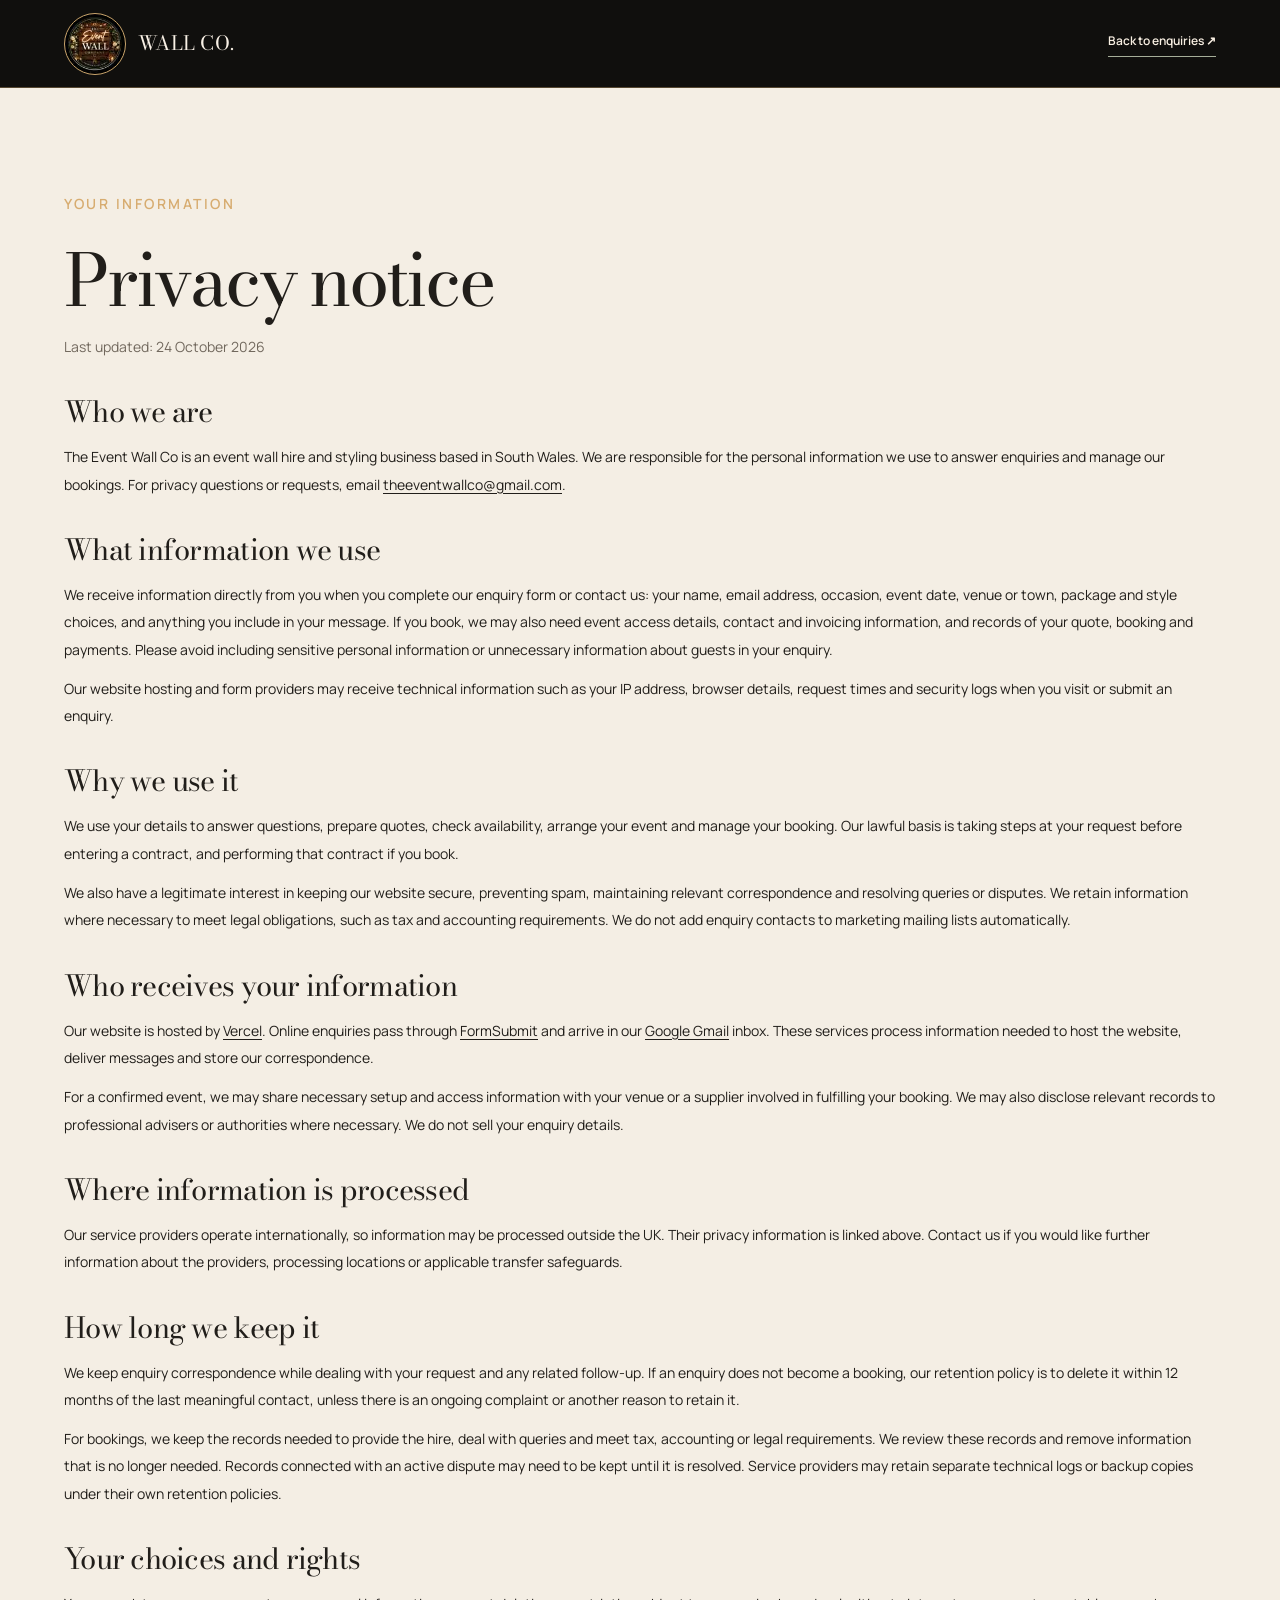
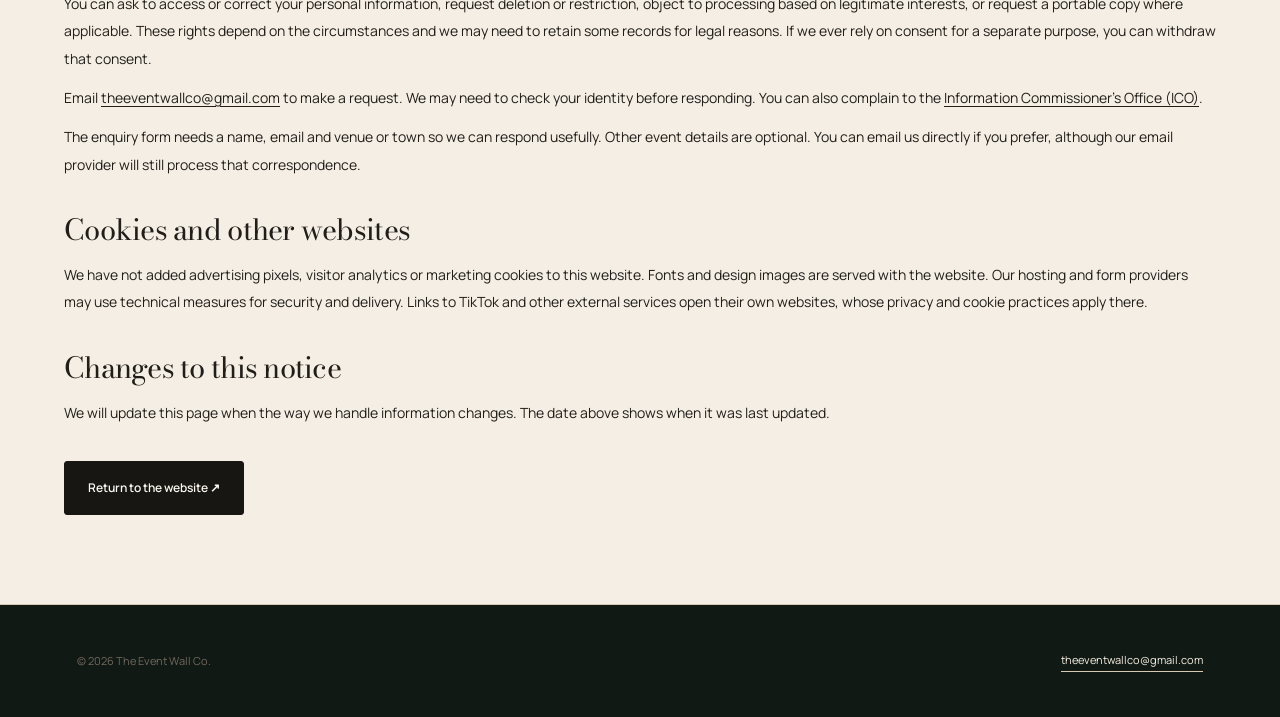
<file: privacy.html>
<!doctype html><html lang="en-GB"><head><meta charset="utf-8"><meta name="viewport" content="width=device-width,initial-scale=1"><title>Privacy notice | The Event Wall Co</title><meta name="description" content="How The Event Wall Co uses information from website enquiries and event bookings."><link rel="icon" href="/favicon.svg" type="image/svg+xml"><link rel="stylesheet" href="/fonts.css"><link rel="stylesheet" href="/style.css"><script async src="https://www.googletagmanager.com/gtag/js?id=G-6WDPPPENEJ"></script><script>window.dataLayer=window.dataLayer||[];function gtag(){dataLayer.push(arguments)}gtag('js',new Date());gtag('config','G-6WDPPPENEJ');</script></head><body class="privacy-page"><a class="skip" href="#main">Skip to content</a><header><a class="brand" href="/"><span class="brand-top">THE EVENT</span><span class="brand-bottom">WALL CO.</span></a><a class="text-link" href="/#enquire">Back to enquiries ↗</a></header><main id="main" class="privacy-content section"><p class="eyebrow">YOUR INFORMATION</p><h1>Privacy notice</h1><p class="privacy-date">Last updated: 24 October 2026</p>
<section><h2>Who we are</h2><p>The Event Wall Co is an event wall hire and styling business based in South Wales. We are responsible for the personal information we use to answer enquiries and manage our bookings. For privacy questions or requests, email <a href="mailto:theeventwallco@gmail.com">theeventwallco@gmail.com</a>.</p></section>
<section><h2>What information we use</h2><p>We receive information directly from you when you complete our enquiry form or contact us: your name, email address, occasion, event date, venue or town, package and style choices, and anything you include in your message. If you book, we may also need event access details, contact and invoicing information, and records of your quote, booking and payments. Please avoid including sensitive personal information or unnecessary information about guests in your enquiry.</p><p>Our website hosting and form providers may receive technical information such as your IP address, browser details, request times and security logs when you visit or submit an enquiry.</p></section>
<section><h2>Why we use it</h2><p>We use your details to answer questions, prepare quotes, check availability, arrange your event and manage your booking. Our lawful basis is taking steps at your request before entering a contract, and performing that contract if you book.</p><p>We also have a legitimate interest in keeping our website secure, preventing spam, maintaining relevant correspondence and resolving queries or disputes. We retain information where necessary to meet legal obligations, such as tax and accounting requirements. We do not add enquiry contacts to marketing mailing lists automatically.</p></section>
<section><h2>Who receives your information</h2><p>Our website is hosted by <a href="https://vercel.com/legal/privacy-notice" target="_blank" rel="noopener noreferrer">Vercel</a>. Online enquiries pass through <a href="https://formsubmit.co/privacy.pdf" target="_blank" rel="noopener noreferrer">FormSubmit</a> and arrive in our <a href="https://policies.google.com/privacy" target="_blank" rel="noopener noreferrer">Google Gmail</a> inbox. These services process information needed to host the website, deliver messages and store our correspondence.</p><p>For a confirmed event, we may share necessary setup and access information with your venue or a supplier involved in fulfilling your booking. We may also disclose relevant records to professional advisers or authorities where necessary. We do not sell your enquiry details.</p></section>
<section><h2>Where information is processed</h2><p>Our service providers operate internationally, so information may be processed outside the UK. Their privacy information is linked above. Contact us if you would like further information about the providers, processing locations or applicable transfer safeguards.</p></section>
<section><h2>How long we keep it</h2><p>We keep enquiry correspondence while dealing with your request and any related follow-up. If an enquiry does not become a booking, our retention policy is to delete it within 12 months of the last meaningful contact, unless there is an ongoing complaint or another reason to retain it.</p><p>For bookings, we keep the records needed to provide the hire, deal with queries and meet tax, accounting or legal requirements. We review these records and remove information that is no longer needed. Records connected with an active dispute may need to be kept until it is resolved. Service providers may retain separate technical logs or backup copies under their own retention policies.</p></section>
<section><h2>Your choices and rights</h2><p>You can ask to access or correct your personal information, request deletion or restriction, object to processing based on legitimate interests, or request a portable copy where applicable. These rights depend on the circumstances and we may need to retain some records for legal reasons. If we ever rely on consent for a separate purpose, you can withdraw that consent.</p><p>Email <a href="mailto:theeventwallco@gmail.com">theeventwallco@gmail.com</a> to make a request. We may need to check your identity before responding. You can also complain to the <a href="https://ico.org.uk/make-a-complaint/" target="_blank" rel="noopener noreferrer">Information Commissioner’s Office (ICO)</a>.</p><p>The enquiry form needs a name, email and venue or town so we can respond usefully. Other event details are optional. You can email us directly if you prefer, although our email provider will still process that correspondence.</p></section>
<section><h2>Cookies and other websites</h2><p>We have not added advertising pixels, visitor analytics or marketing cookies to this website. Fonts and design images are served with the website. Our hosting and form providers may use technical measures for security and delivery. Links to TikTok and other external services open their own websites, whose privacy and cookie practices apply there.</p></section>
<section><h2>Changes to this notice</h2><p>We will update this page when the way we handle information changes. The date above shows when it was last updated.</p></section><a class="button" href="/">Return to the website ↗</a></main><footer><p>© 2026 The Event Wall Co.</p><a href="mailto:theeventwallco@gmail.com">theeventwallco@gmail.com</a></footer></body></html>
</file>
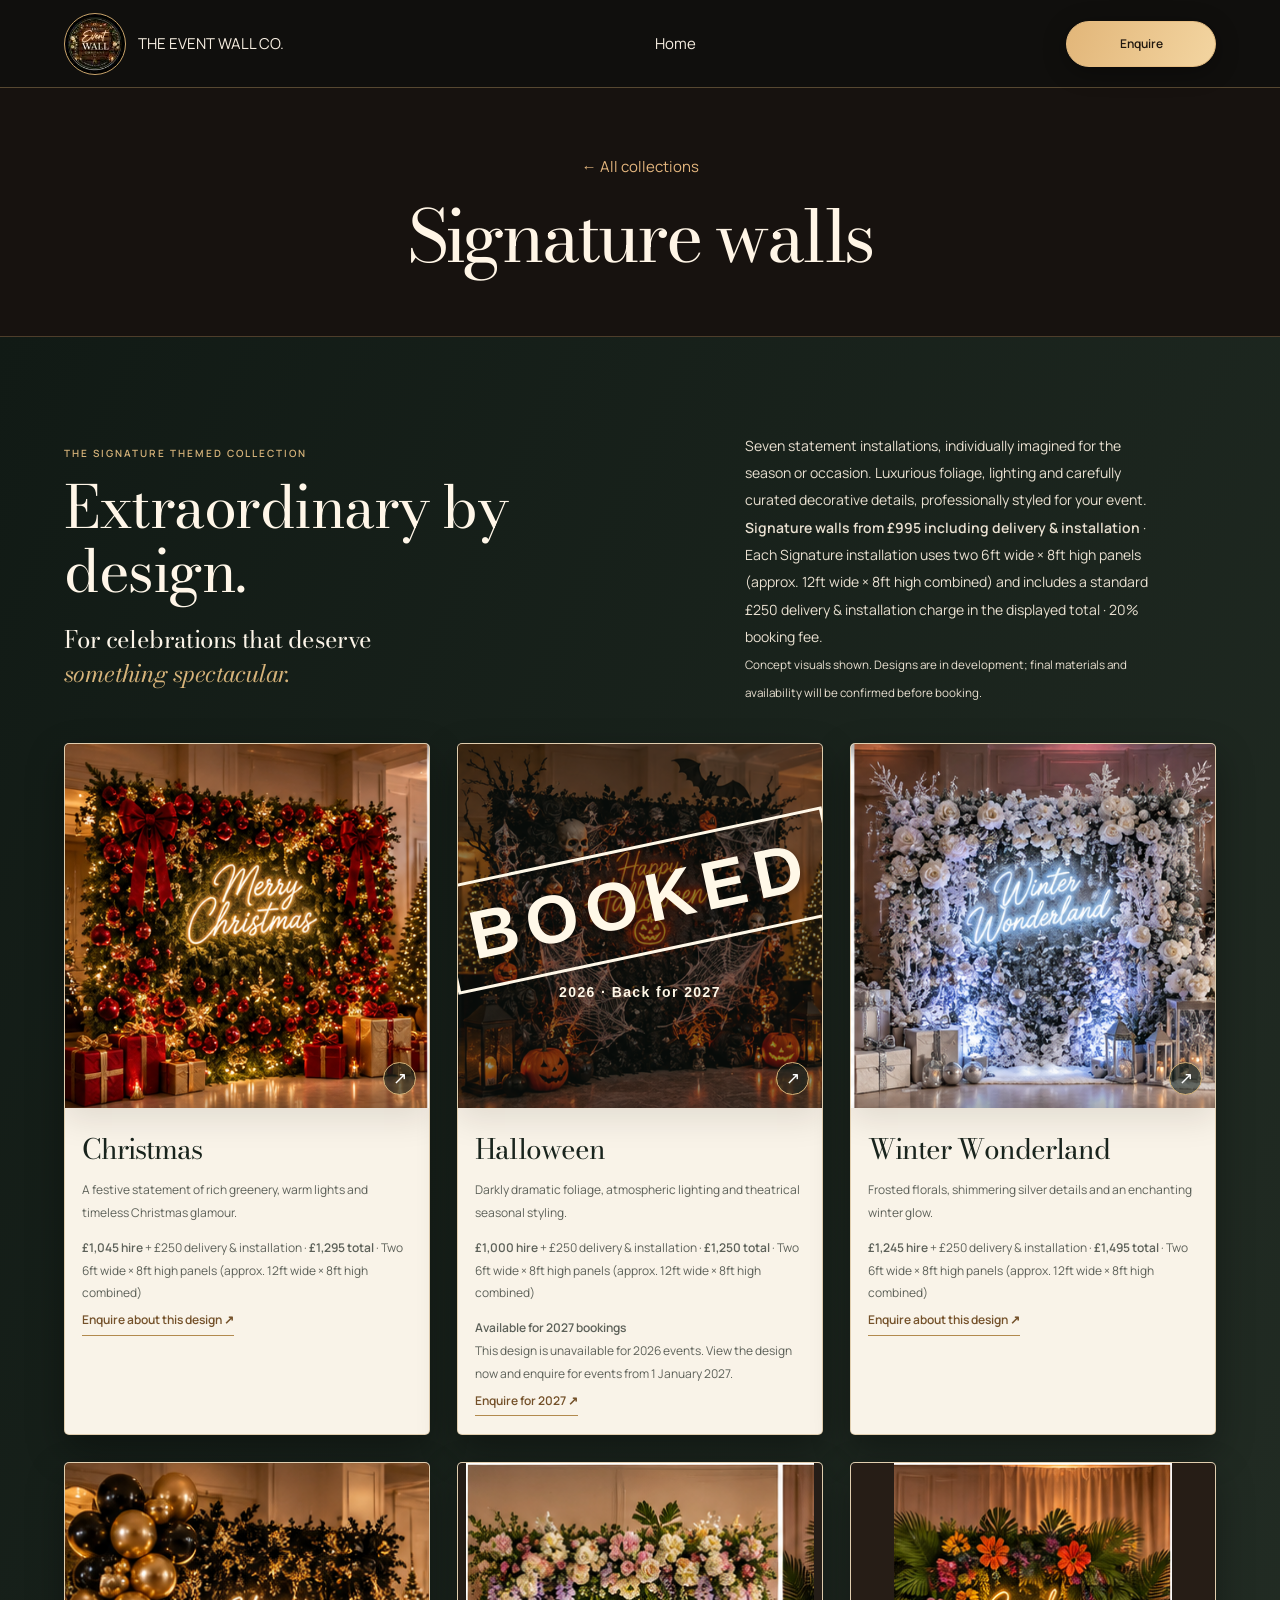
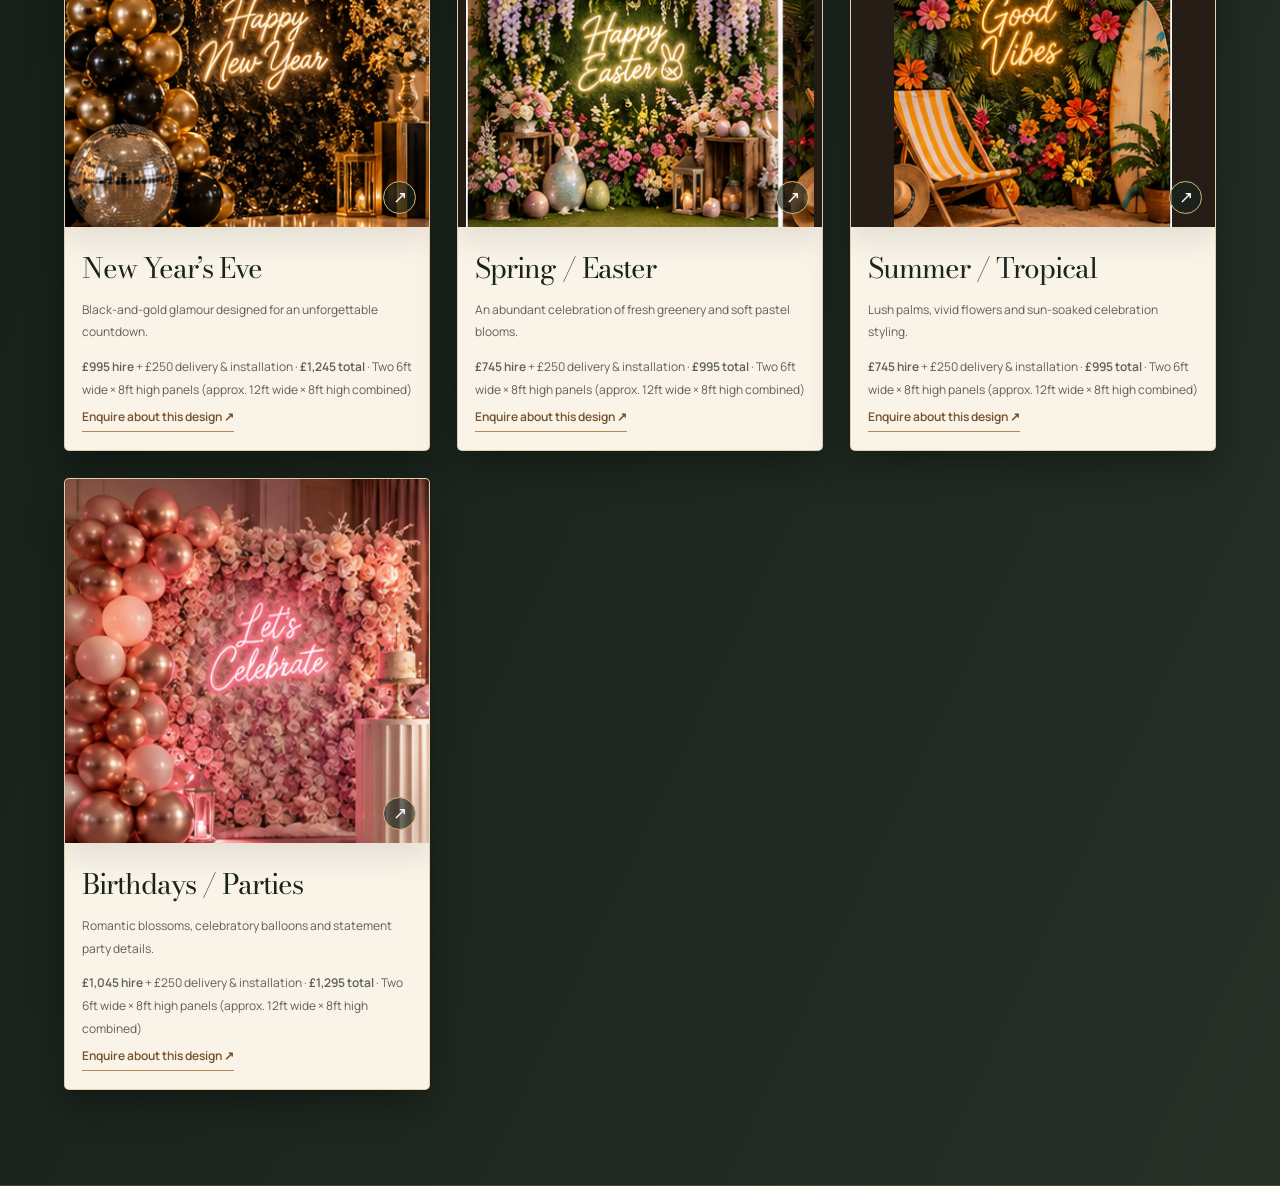
<file: signature.html>
<!doctype html><html lang="en"><head><meta charset="utf-8"><meta name="viewport" content="width=device-width,initial-scale=1"><title>Luxury Themed Event Installations South Wales | The Event Wall Co.</title><link rel="stylesheet" href="/fonts.css"><link rel="stylesheet" href="/style.css"><script defer src="/app.js"></script><script async src="https://www.googletagmanager.com/gtag/js?id=G-6WDPPPENEJ"></script><script>window.dataLayer=window.dataLayer||[];function gtag(){dataLayer.push(arguments)}gtag('js',new Date());gtag('config','G-6WDPPPENEJ');</script><style>.halloween-booked-photo{position:relative}.halloween-booked-photo .booked-overlay{position:absolute;inset:0;display:flex;flex-direction:column;align-items:center;justify-content:center;gap:14px;background:rgba(16,23,20,.48);color:#fff8e8;pointer-events:none;z-index:1}.halloween-booked-photo .booked-overlay>span{font-family:Arial,sans-serif;font-size:clamp(32px,7vw,68px);font-weight:800;letter-spacing:.12em;line-height:1.15;border:3px solid currentColor;padding:.18em .3em;transform:rotate(-12deg);text-shadow:0 2px 10px #0006}.halloween-booked-photo .booked-overlay small{font-family:Arial,sans-serif;font-size:14px;font-weight:600;letter-spacing:.1em;margin-top:12px}.halloween-booked-photo .zoom{z-index:2}</style></head><body><header><a href="/" class="brand">THE EVENT WALL CO.</a><a href="/">Home</a><a href="/#enquire" class="button small">Enquire</a></header><main id="main"><div class="collection-page-heading"><a href="/">← All collections</a><h1>Signature walls</h1></div><section class="event-section section" id="signature-collection" aria-labelledby="signature-title"><div class="event-intro"><div><p class="eyebrow">THE SIGNATURE THEMED COLLECTION</p><h2 id="signature-title">Extraordinary by design.</h2><p class="event-tagline">For celebrations that deserve<br><em>something spectacular.</em></p></div><div class="event-description"><p>Seven statement installations, individually imagined for the season or occasion. Luxurious foliage, lighting and carefully curated decorative details, professionally styled for your event.</p><p><strong>Signature walls from £995 including delivery &amp; installation</strong> · Each Signature installation uses two 6ft wide × 8ft high panels (approx. 12ft wide × 8ft high combined) and includes a standard £250 delivery &amp; installation charge in the displayed total · 20% booking fee.</p><p><small>Concept visuals shown. Designs are in development; final materials and availability will be confirmed before booking.</small></p></div></div><div class="occasion-photos signature-gallery"><article class="occasion-card signature-card"><button class="photo-button" data-image="IMG_5441.png" data-caption="Christmas · Signature themed installation design concept" aria-label="Enlarge Christmas design concept"><img src="/IMG_5441.png" loading="lazy" alt="Christmas luxury themed event wall design concept"><span class="zoom" aria-hidden="true">↗︎</span></button><h3>Christmas</h3><p>A festive statement of rich greenery, warm lights and timeless Christmas glamour.</p><p><strong>£1,045 hire</strong> + £250 delivery &amp; installation · <strong>£1,295 total</strong> · Two 6ft wide × 8ft high panels (approx. 12ft wide × 8ft high combined)</p><a class="text-link occasion-enquire" href="/#enquire" data-occasion="Signature themed wall — Christmas">Enquire about this design ↗︎</a></article><article class="occasion-card signature-card"><button class="photo-button halloween-booked-photo" data-image="IMG_5444.png" data-caption="Halloween · Available for 2027 bookings · Signature themed installation design concept" aria-label="Enlarge Halloween design concept — booked for 2026, available for 2027"><img src="/IMG_5444.png" loading="lazy" alt="Halloween luxury themed event wall design concept"><span class="booked-overlay"><span>BOOKED</span><small>2026 · Back for 2027</small></span><span class="zoom" aria-hidden="true">↗︎</span></button><h3>Halloween</h3><p>Darkly dramatic foliage, atmospheric lighting and theatrical seasonal styling.</p><p><strong>£1,000 hire</strong> + £250 delivery &amp; installation · <strong>£1,250 total</strong> · Two 6ft wide × 8ft high panels (approx. 12ft wide × 8ft high combined)</p><p><strong>Available for 2027 bookings</strong><br>This design is unavailable for 2026 events. View the design now and enquire for events from 1 January 2027.</p><a class="text-link occasion-enquire" href="/?design=halloween#enquire" data-occasion="Signature themed wall — Halloween">Enquire for 2027 ↗︎</a></article><article class="occasion-card signature-card"><button class="photo-button" data-image="IMG_5442.png" data-caption="Winter Wonderland · Signature themed installation design concept" aria-label="Enlarge Winter Wonderland design concept"><img src="/IMG_5442.png" loading="lazy" alt="Winter Wonderland luxury themed event wall design concept"><span class="zoom" aria-hidden="true">↗︎</span></button><h3>Winter Wonderland</h3><p>Frosted florals, shimmering silver details and an enchanting winter glow.</p><p><strong>£1,245 hire</strong> + £250 delivery &amp; installation · <strong>£1,495 total</strong> · Two 6ft wide × 8ft high panels (approx. 12ft wide × 8ft high combined)</p><a class="text-link occasion-enquire" href="/#enquire" data-occasion="Signature themed wall — Winter Wonderland">Enquire about this design ↗︎</a></article><article class="occasion-card signature-card"><button class="photo-button" data-image="IMG_5445.png" data-caption="New Year’s Eve · Signature themed installation design concept" aria-label="Enlarge New Year’s Eve design concept"><img src="/IMG_5445.png" loading="lazy" alt="New Year’s Eve luxury themed event wall design concept"><span class="zoom" aria-hidden="true">↗︎</span></button><h3>New Year’s Eve</h3><p>Black-and-gold glamour designed for an unforgettable countdown.</p><p><strong>£995 hire</strong> + £250 delivery &amp; installation · <strong>£1,245 total</strong> · Two 6ft wide × 8ft high panels (approx. 12ft wide × 8ft high combined)</p><a class="text-link occasion-enquire" href="/#enquire" data-occasion="Signature themed wall — New Year’s Eve">Enquire about this design ↗︎</a></article><article class="occasion-card signature-card spring-easter-card"><button class="photo-button" data-image="IMG_5443.png" data-caption="Spring / Easter · Signature themed installation design concept" aria-label="Enlarge Spring / Easter design concept"><img src="/IMG_5443.png" loading="lazy" alt="Spring / Easter luxury themed event wall design concept"><span class="zoom" aria-hidden="true">↗︎</span></button><h3>Spring / Easter</h3><p>An abundant celebration of fresh greenery and soft pastel blooms.</p><p><strong>£745 hire</strong> + £250 delivery &amp; installation · <strong>£995 total</strong> · Two 6ft wide × 8ft high panels (approx. 12ft wide × 8ft high combined)</p><a class="text-link occasion-enquire" href="/#enquire" data-occasion="Signature themed wall — Spring / Easter">Enquire about this design ↗︎</a></article><article class="occasion-card signature-card summer-tropical-card"><button class="photo-button" data-image="IMG_5446.png" data-caption="Summer / Tropical · Signature themed installation design concept" aria-label="Enlarge Summer / Tropical design concept"><img src="/IMG_5446.png" loading="lazy" alt="Summer / Tropical luxury themed event wall design concept"><span class="zoom" aria-hidden="true">↗︎</span></button><h3>Summer / Tropical</h3><p>Lush palms, vivid flowers and sun-soaked celebration styling.</p><p><strong>£745 hire</strong> + £250 delivery &amp; installation · <strong>£995 total</strong> · Two 6ft wide × 8ft high panels (approx. 12ft wide × 8ft high combined)</p><a class="text-link occasion-enquire" href="/#enquire" data-occasion="Signature themed wall — Summer / Tropical">Enquire about this design ↗︎</a></article><article class="occasion-card signature-card"><button class="photo-button" data-image="IMG_5440.png" data-caption="Birthdays / Parties · Signature themed installation design concept" aria-label="Enlarge Birthdays / Parties design concept"><img src="/IMG_5440.png" loading="lazy" alt="Birthdays / Parties luxury themed event wall design concept"><span class="zoom" aria-hidden="true">↗︎</span></button><h3>Birthdays / Parties</h3><p>Romantic blossoms, celebratory balloons and statement party details.</p><p><strong>£1,045 hire</strong> + £250 delivery &amp; installation · <strong>£1,295 total</strong> · Two 6ft wide × 8ft high panels (approx. 12ft wide × 8ft high combined)</p><a class="text-link occasion-enquire" href="/#enquire" data-occasion="Signature themed wall — Birthdays / Parties">Enquire about this design ↗︎</a></article></div><p class="swipe-note">Swipe to explore the signature designs →</p></section></main><dialog id="lightbox"><button class="close-lightbox">Close</button><img id="lightbox-image" alt=""><p id="lightbox-caption"></p></dialog></body></html>
</file>
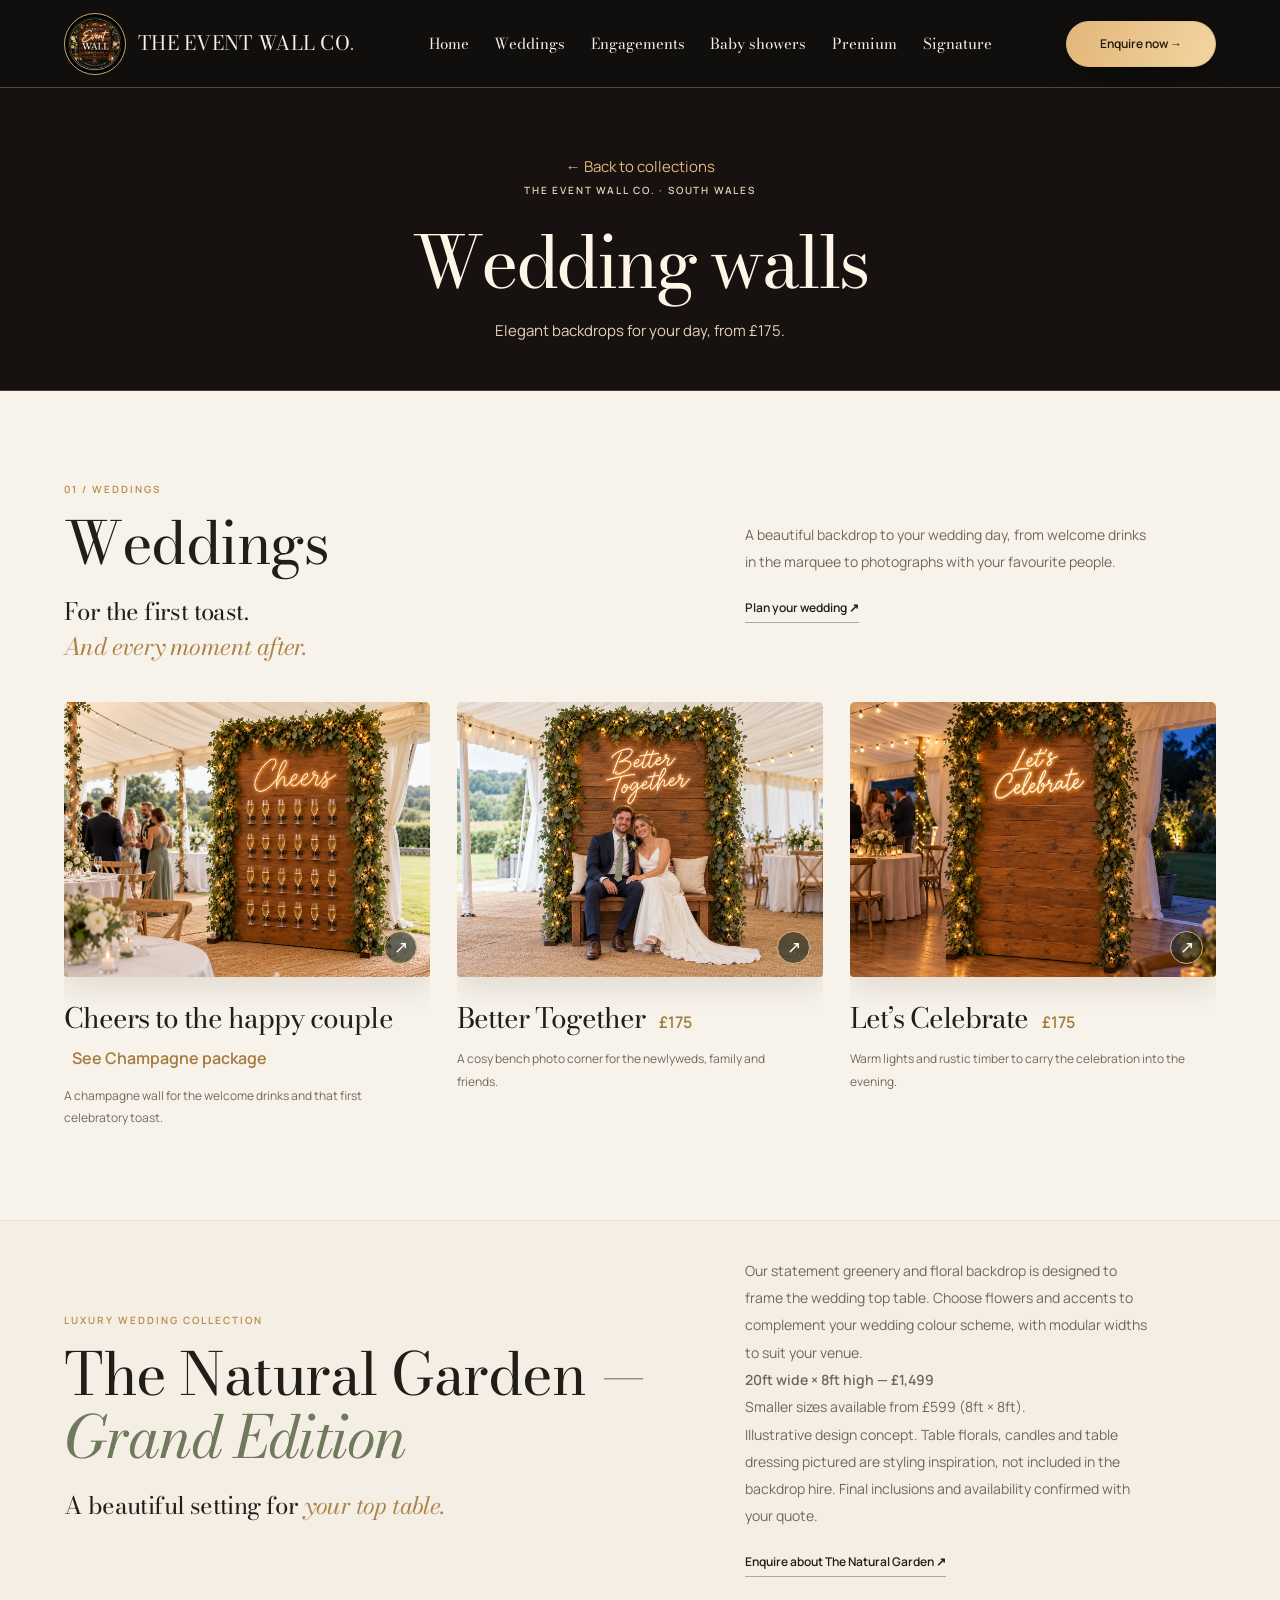
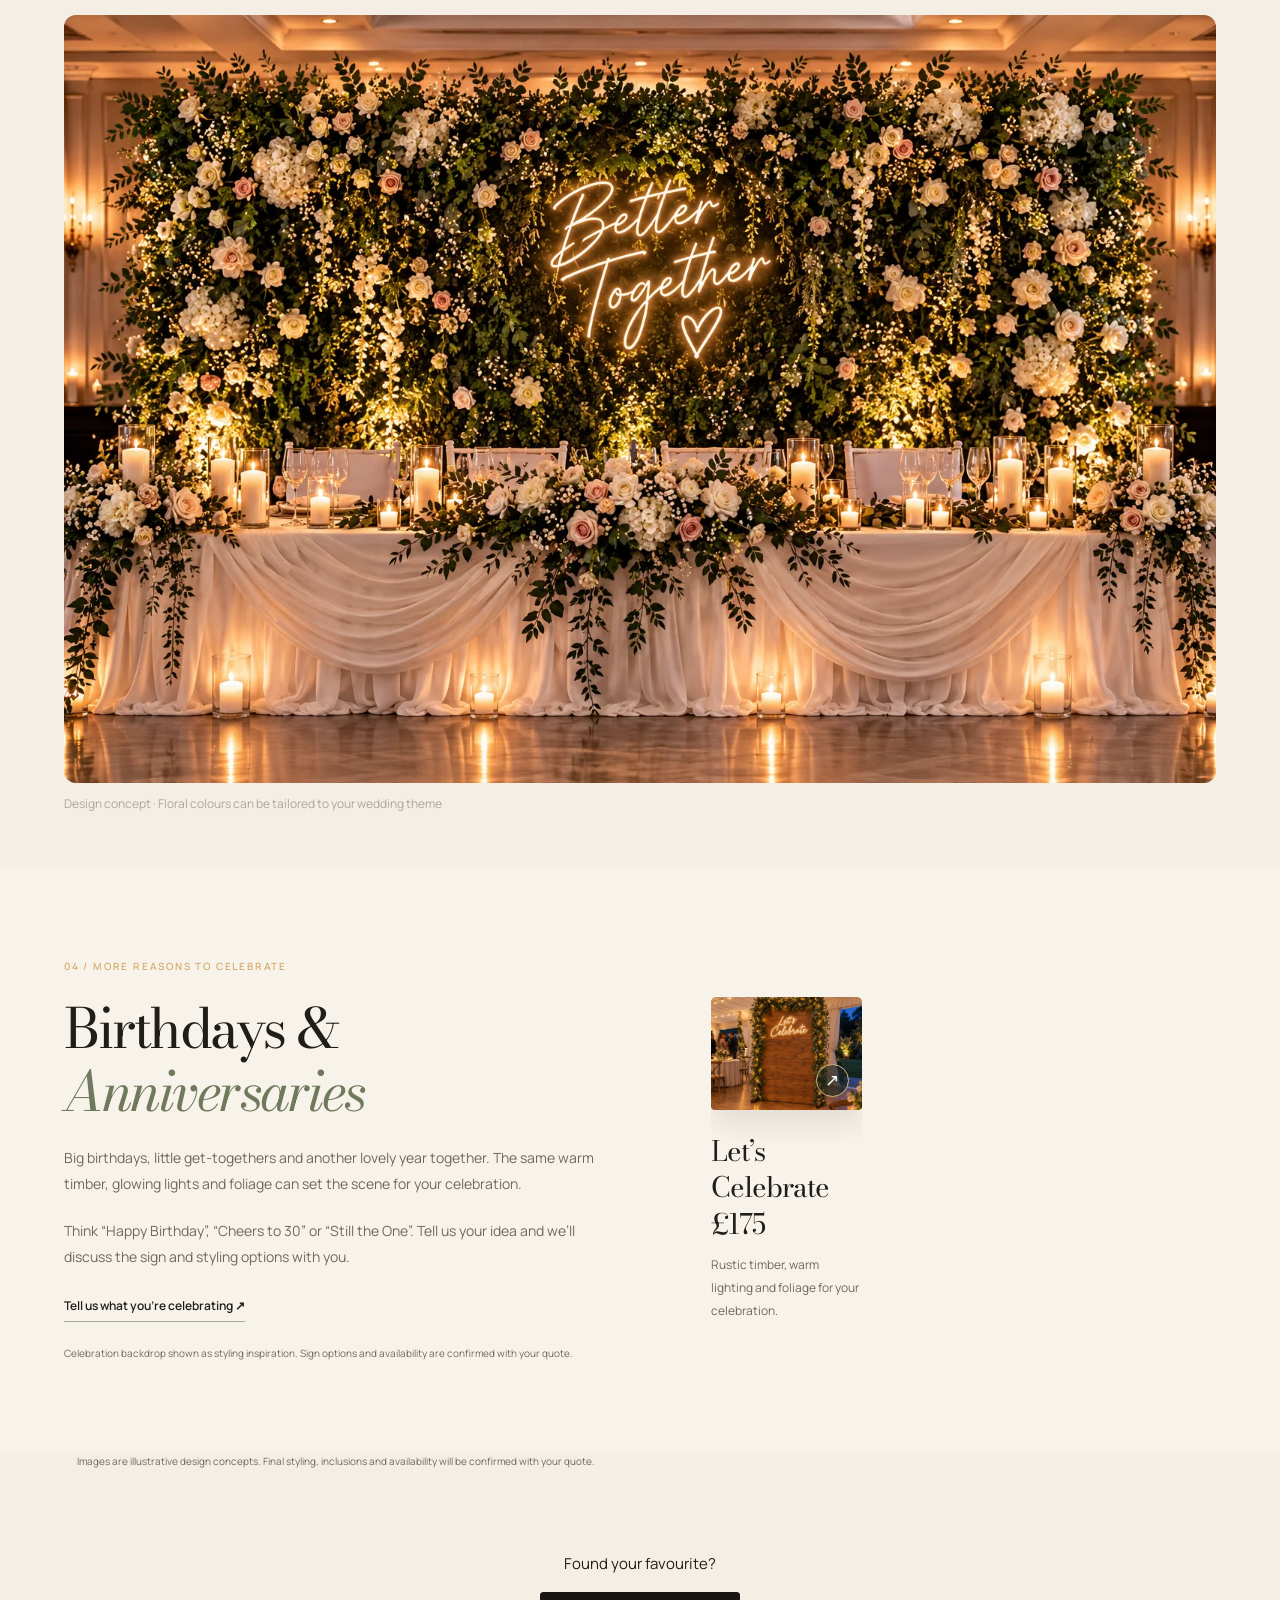
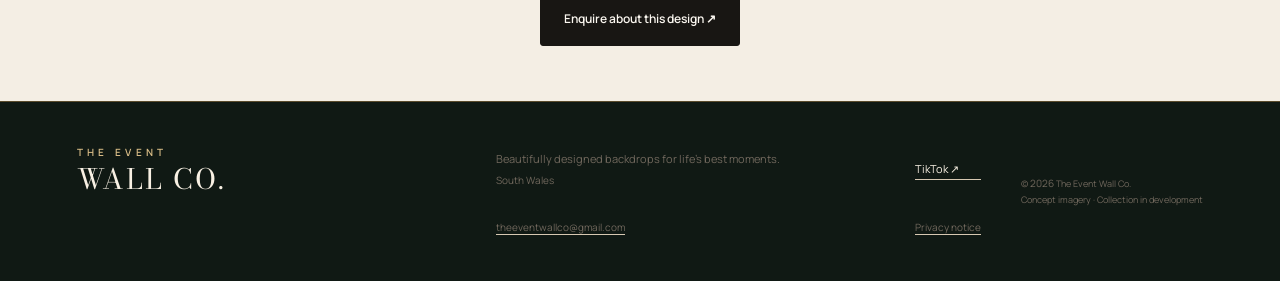
<file: weddings.html>
<!DOCTYPE html>
<html lang="en-GB"><head><meta charset="utf-8"><meta name="viewport" content="width=device-width,initial-scale=1"><title>Wedding Backdrop & Top Table Wall Hire South Wales | The Event Wall Co.</title><meta name="description" content="Wedding backdrop hire in South Wales, Cardiff and Newport. Discover elegant photo walls and luxury floral top-table backdrops, including our Natural Garden collection."><link rel="canonical" href="https://the-event-wall-co.vercel.app/weddings.html"><meta name="theme-color" content="#101714"><meta property="og:title" content="The Event Wall Co"><meta property="og:description" content="A backdrop to your best moments. Explore our celebration wall collection."><meta property="og:type" content="website"><meta property="og:image" content="/assets/champagne-wall.webp"><link rel="icon" href="/favicon.svg" type="image/svg+xml"><link rel="preload" href="/assets/fonts/bodoni-normal.woff2" as="font" type="font/woff2" crossorigin><link rel="preload" href="/assets/fonts/manrope-normal-400.woff2" as="font" type="font/woff2" crossorigin><link rel="stylesheet" href="/fonts.css"><link rel="stylesheet" href="/style.css"><script src="/app.js" defer></script><script async src="https://www.googletagmanager.com/gtag/js?id=G-6WDPPPENEJ"></script><script>window.dataLayer=window.dataLayer||[];function gtag(){dataLayer.push(arguments)}gtag('js',new Date());gtag('config','G-6WDPPPENEJ');</script></head>
<body><a class="skip" href="#main">Skip to content</a><header><a class="brand" href="/" aria-label="The Event Wall Co home"><span class="brand-top">THE EVENT</span><span class="brand-bottom">THE EVENT WALL CO<span class="brand-dot">.</span></span></a><nav aria-label="Main navigation"><a href="/">Home</a><a href="/weddings.html">Weddings</a><a href="/engagements.html">Engagements</a><a href="/baby-showers.html">Baby showers</a><a href="/premium.html">Premium</a><a href="/signature.html">Signature</a></nav><a class="button small" href="/#enquire">Enquire now →</a><button class="menu-button" aria-label="Open navigation" aria-expanded="false" aria-controls="mobile-nav">Menu ☰</button></header><div id="mobile-nav" hidden><a href="/">Home</a><a href="/weddings.html">Weddings</a><a href="/engagements.html">Engagements</a><a href="/baby-showers.html">Baby showers</a><a href="/premium.html">Premium walls</a><a href="/signature.html">Signature walls</a><a href="/#enquire">Make an enquiry</a></div><main id="main"><div class="collection-page-heading"><a href="/" class="collection-back">← Back to collections</a><p class="eyebrow">THE EVENT WALL CO. · SOUTH WALES</p><h1>Wedding walls</h1><p>Elegant backdrops for your day, from £175.</p></div><section class="event-section section" id="weddings" aria-labelledby="weddings-title"><div class="event-intro"><div><p class="eyebrow">01 / WEDDINGS</p><h2 id="weddings-title">Weddings</h2><p class="event-tagline">For the first toast.<br><em>And every moment after.</em></p></div><div class="event-description"><p>A beautiful backdrop to your wedding day, from welcome drinks in the marquee to photographs with your favourite people.</p><a class="text-link occasion-enquire" href="#enquire" data-occasion="Wedding">Plan your wedding <span aria-hidden="true">↗︎</span></a></div></div><div class="occasion-photos"><article class="occasion-card"><button class="photo-button" data-image="champagne-wall.webp" data-caption="Cheers to the happy couple · Weddings design concept" aria-label="Enlarge Cheers to the happy couple"><img src="/assets/champagne-wall.webp" width="1448" height="1086" loading="lazy" alt="Champagne wall with Cheers sign at a marquee wedding reception"><span class="zoom" aria-hidden="true">↗︎</span></button><h3>Cheers to the happy couple <span class="classic-card-price">See Champagne package</span></h3><p>A champagne wall for the welcome drinks and that first celebratory toast.</p></article><article class="occasion-card"><button class="photo-button" data-image="bench-photo-backdrop.webp" data-caption="Better Together · Weddings design concept" aria-label="Enlarge Better Together"><img src="/assets/bench-photo-backdrop.webp" width="1448" height="1086" loading="lazy" alt="Wedding couple sitting beneath a Better Together sign on the bench backdrop"><span class="zoom" aria-hidden="true">↗︎</span></button><h3>Better Together <span class="classic-card-price">£175</span></h3><p>A cosy bench photo corner for the newlyweds, family and friends.</p></article><article class="occasion-card"><button class="photo-button" data-image="evening-celebration-wall.webp" data-caption="Let’s Celebrate · Weddings design concept" aria-label="Enlarge Let’s Celebrate"><img src="/assets/evening-celebration-wall.webp" width="1448" height="1086" loading="lazy" alt="Let’s Celebrate timber backdrop at an evening marquee wedding reception"><span class="zoom" aria-hidden="true">↗︎</span></button><h3>Let’s Celebrate <span class="classic-card-price">£175</span></h3><p>Warm lights and rustic timber to carry the celebration into the evening.</p></article></div><p class="swipe-note">Swipe to explore the designs <span aria-hidden="true">→</span></p></section>
<section class="section" id="luxury-wedding-top-table" aria-labelledby="natural-garden-title" style="padding-top:36px;padding-bottom:52px"><div class="event-intro"><div><p class="eyebrow">LUXURY WEDDING COLLECTION</p><h2 id="natural-garden-title">The Natural Garden <em>— Grand Edition</em></h2><p class="event-tagline">A beautiful setting for <em>your top table.</em></p></div><div class="event-description"><p>Our statement greenery and floral backdrop is designed to frame the wedding top table. Choose flowers and accents to complement your wedding colour scheme, with modular widths to suit your venue.</p><p><strong>20ft wide × 8ft high — £1,499</strong><br>Smaller sizes available from £599 (8ft × 8ft).</p><p class="occasion-footnote">Illustrative design concept. Table florals, candles and table dressing pictured are styling inspiration, not included in the backdrop hire. Final inclusions and availability confirmed with your quote.</p><a class="text-link occasion-enquire" href="/#enquire" data-occasion="The Natural Garden — Grand Edition">Enquire about The Natural Garden <span aria-hidden="true">↗︎</span></a></div></div><figure style="margin:24px 0 0"><img src="/assets/natural-garden-grand.webp" width="1536" height="1024" loading="lazy" alt="Natural Garden luxury wedding top-table backdrop with lush greenery, neutral flowers and glowing Better Together sign" style="display:block;width:100%;height:auto;border-radius:12px"><figcaption style="padding-top:10px;color:#a9a7a0;font-size:12px">Design concept · Floral colours can be tailored to your wedding theme</figcaption></figure></section><section class="other-events section" id="other-celebrations" aria-labelledby="other-title"><div class="other-copy"><p class="eyebrow">04 / MORE REASONS TO CELEBRATE</p><h2 id="other-title">Birthdays &amp;<br><em>Anniversaries</em></h2><p>Big birthdays, little get-togethers and another lovely year together. The same warm timber, glowing lights and foliage can set the scene for your celebration.</p><p>Think “Happy Birthday”, “Cheers to 30” or “Still the One”. Tell us your idea and we’ll discuss the sign and styling options with you.</p><a class="text-link occasion-enquire" href="#enquire" data-occasion="Birthday / anniversary">Tell us what you’re celebrating <span aria-hidden="true">↗︎</span></a><p class="occasion-footnote">Celebration backdrop shown as styling inspiration. Sign options and availability are confirmed with your quote.</p></div><div class="occasion-photos birthday-gallery"><article class="occasion-card"><button class="photo-button" data-image="evening-celebration-wall.webp" data-caption="Let’s Celebrate · Birthday and anniversary styling concept" aria-label="Enlarge Let’s Celebrate"><img src="/assets/evening-celebration-wall.webp" width="1312" height="1199" loading="lazy" alt="Let’s Celebrate timber backdrop with foliage and warm lights"><span class="zoom" aria-hidden="true">↗︎</span></button><h3>Let’s Celebrate <span class="standard-price">£175</span></h3><p>Rustic timber, warm lighting and foliage for your celebration.</p></article></div><p class="swipe-note">Explore the birthday design <span aria-hidden="true">→</span></p></section><p class="shared-concept-note">Images are illustrative design concepts. Final styling, inclusions and availability will be confirmed with your quote.</p>
<div class="collection-bottom"><p>Found your favourite?</p><a class="button" href="/#enquire">Enquire about this design ↗︎</a></div></main><footer><a class="brand" href="/"><span class="brand-top">THE EVENT</span><span class="brand-bottom">WALL CO.</span></a><p>Beautifully designed backdrops for life’s best moments.<br><span>South Wales</span></p><a href="https://www.tiktok.com/@TheEventWallCo" target="_blank" rel="noopener noreferrer">TikTok ↗︎</a><p class="footer-contact"><a href="mailto:theeventwallco@gmail.com">theeventwallco@gmail.com</a></p><p class="footer-privacy"><a href="/privacy.html">Privacy notice</a></p><p class="copyright">© <span id="year">2026</span> The Event Wall Co.<br>Concept imagery · Collection in development</p></footer><div class="mobile-enquire"><a href="/#pricing"><span>Wall packages</span><strong>From £175</strong></a><a class="button" href="/#enquire">Enquire now <span aria-hidden="true">↗︎</span></a></div>
<dialog id="lightbox" aria-label="Image preview"><button class="close-lightbox" aria-label="Close image preview">Close ×</button><img id="lightbox-image" alt=""><p id="lightbox-caption"></p></dialog></body></html>
</file>
<file: fonts.css>
@font-face{font-family:'Cormorant Garamond';font-style:italic;font-weight:500;font-display:swap;src:url('/assets/fonts/cormorant-italic-500.woff2') format('woff2')}
@font-face{font-family:'Cormorant Garamond';font-style:normal;font-weight:500;font-display:swap;src:url('/assets/fonts/cormorant-normal-500.woff2') format('woff2')}
@font-face{font-family:'Manrope';font-style:normal;font-weight:400;font-display:swap;src:url('/assets/fonts/manrope-normal-400.woff2') format('woff2')}
@font-face{font-family:'Manrope';font-style:normal;font-weight:600;font-display:swap;src:url('/assets/fonts/manrope-normal-600.woff2') format('woff2')}
@font-face{font-family:'Bodoni Moda';font-style:italic;font-weight:400;font-display:swap;src:url('/assets/fonts/bodoni-italic.woff2') format('woff2')}
@font-face{font-family:'Bodoni Moda';font-style:normal;font-weight:400;font-display:swap;src:url('/assets/fonts/bodoni-normal.woff2') format('woff2')}
</file>
<file: style.css>
:root{--cream:#faf7f1;--paper:#fffdf9;--green:#233b30;--ink:#293c32;--muted:#657064;--gold:#9a8056;--line:#dedbce;--sage:#eef0e8;--serif:'Bodoni Moda',Georgia,serif;--sans:'Manrope',Arial,sans-serif}*{box-sizing:border-box}html{scroll-behavior:smooth;scroll-padding-top:100px}body{margin:0;color:var(--ink);background:var(--cream);font:15px/1.85 var(--sans);-webkit-font-smoothing:antialiased}h1,h2,h3,p{margin:0}h1,h2,h3{font-family:var(--serif);font-weight:400;line-height:1.14;letter-spacing:-.045em}h1{font-size:clamp(56px,5.7vw,83px)}h2{font-size:clamp(42px,4.3vw,62px)}h3{font-size:29px;letter-spacing:-.035em}em{font-weight:400;color:#6f795c}a{color:inherit;text-decoration:none}button,input,select,textarea{font:inherit}button{cursor:pointer}img{display:block;width:100%;height:100%;object-fit:cover}a,button,input,select,textarea,summary{touch-action:manipulation}a:focus-visible,button:focus-visible,input:focus-visible,select:focus-visible,textarea:focus-visible,summary:focus-visible{outline:2px solid var(--gold);outline-offset:5px}button:disabled{cursor:wait;opacity:.65}[hidden]{display:none!important}.skip{position:absolute;top:-100px;left:10px;padding:12px;background:var(--paper);z-index:20}.skip:focus{top:10px}
header{height:104px;padding:0 5%;display:flex;align-items:center;justify-content:space-between;gap:25px;border-bottom:1px solid var(--line)}.brand{display:inline-flex;flex-direction:column;line-height:1;min-width:145px}.brand-top{font-size:10px;letter-spacing:4.3px;font-weight:600;margin-bottom:8px}.brand-bottom{font:400 28px/1 var(--serif);letter-spacing:.035em}.brand-dot{color:var(--gold)}header nav{display:flex;gap:26px;font-size:12px}header nav a{padding:10px 0;position:relative}header nav a:after{position:absolute;bottom:3px;left:0;content:'';height:1px;background:var(--gold);width:0;transition:width .2s}header nav a:hover:after{width:100%}.button{display:inline-flex;align-items:center;justify-content:space-between;gap:28px;padding:17px 23px;border:1px solid var(--green);background:var(--green);color:var(--paper);font-size:12px;font-weight:600;line-height:1.5;min-height:52px;transition:background .2s,transform .2s}.button:hover{background:#415543;border-color:#415543;transform:translateY(-1px)}.button span{font-size:18px;font-family:Arial,sans-serif}.button.small{padding:13px 18px;min-height:46px;gap:20px}.menu-button{display:none;background:transparent;border:1px solid var(--line);padding:9px 13px;color:var(--ink);font-size:12px}.text-link{font:600 12px/1.8 var(--sans);border:0;border-bottom:1px solid #a5ad98;background:transparent;padding:0 0 4px;display:inline-block}.text-link:hover{color:var(--gold);border-color:var(--gold)}#mobile-nav{padding:12px 6%;border-bottom:1px solid var(--line);background:var(--paper)}#mobile-nav a{display:block;padding:11px 0;border-bottom:1px solid #ede9df;font-size:13px}
.hero{max-width:1600px;margin:auto;display:grid;grid-template-columns:1.04fr 1fr;align-items:center;gap:5%;padding:55px 5% 70px;min-height:720px}.hero-copy{min-width:0}.hero-heading{display:contents}.eyebrow{font:600 10px/1.8 var(--sans);letter-spacing:.18em;color:var(--gold);margin-bottom:22px}.eyebrow span{display:inline-block;background:var(--gold);width:5px;height:5px;border-radius:50%;margin-right:7px;vertical-align:2px}.intro{max-width:475px;margin-top:27px;color:var(--muted);font-size:14px;line-height:1.95}.intro-lead{font-size:16px;line-height:1.7;color:var(--ink);margin-bottom:17px}.hero-actions{display:flex;align-items:center;gap:24px;flex-wrap:wrap;margin-top:28px}.hero-location{font-size:9px;letter-spacing:.17em;color:var(--muted);margin-top:34px}.hero-location span{margin:0 12px;color:var(--gold)}.hero-picture{position:relative;height:620px;padding:10px;border:1px solid #c8bd9f;border-radius:110px 2px 2px 2px}.hero-picture>img{object-position:65% center;border-radius:100px 0 0 0}.image-note{position:absolute;bottom:20px;left:20px;color:#fffdf8;background:#20362bbd;padding:5px 8px;font-size:9px;line-height:1.5}.hero-stamp{position:absolute;bottom:42px;left:-45px;width:152px;height:152px;background:var(--cream);border:1px solid var(--gold);outline:7px solid var(--cream);border-radius:50%;display:flex;flex-direction:column;align-items:center;justify-content:center;text-align:center;font:22px/1.25 var(--serif);transform:rotate(-7deg)}.hero-stamp span{font:600 6px/1 var(--sans);letter-spacing:.13em;color:var(--gold);margin:12px 0}.ribbon{padding:19px 5%;background:var(--green);color:#e6e8dc;display:flex;justify-content:center;align-items:center;gap:45px;font-size:11px;letter-spacing:.04em}.ribbon span:nth-child(even){font-size:20px;color:#c8b589}.occasion-jumps{padding:25px 6%;display:flex;align-items:center;justify-content:center;gap:28px;border-bottom:1px solid var(--line);font-size:12px}.occasion-jumps>span{font-size:9px;letter-spacing:.16em;color:var(--gold);margin-right:8px}.occasion-jumps a{border-bottom:1px solid transparent;padding-bottom:3px}.occasion-jumps a:hover{border-color:var(--gold)}
.section{padding:85px 6%;max-width:1600px;margin:auto}.event-section{border-bottom:1px solid var(--line)}#baby-showers{background:var(--sage);max-width:none}.event-intro{display:grid;grid-template-columns:1.25fr 1fr;gap:8%;align-items:center;margin-bottom:38px}.event-intro .eyebrow{margin-bottom:14px}.event-intro h2{font-size:clamp(45px,4.7vw,67px)}.event-tagline{font:400 24px/1.45 var(--serif);letter-spacing:-.025em;margin-top:19px}.event-description>p{font-size:14px;color:var(--muted);line-height:1.95;max-width:410px}.event-description .text-link{margin-top:21px}.occasion-photos{display:grid;grid-template-columns:repeat(3,minmax(0,1fr));gap:27px}.occasion-card{min-width:0}.photo-button{position:relative;display:block;width:100%;padding:0;border:0;background:#e4e3d9;aspect-ratio:4/3;overflow:hidden;text-align:left}.photo-button img{transition:transform .65s}.photo-button:hover img{transform:scale(1.035)}.zoom{position:absolute;right:13px;bottom:13px;width:33px;height:33px;display:grid;place-items:center;border:1px solid #ffffffaa;color:#fff;background:#233b303b;font:17px Arial;border-radius:50%}.occasion-card h3{font-size:28px;margin-top:23px;line-height:1.3}.occasion-card>p{font-size:12px;line-height:1.9;color:var(--muted);margin-top:12px;max-width:350px}.swipe-note{display:none}.other-events{display:grid;grid-template-columns:1.1fr 1fr;gap:8%;align-items:center}.other-photo .photo-button{aspect-ratio:1.25}.other-copy>p:not(.eyebrow){font-size:14px;color:var(--muted);margin-top:22px}.other-copy .text-link{margin-top:25px}.other-copy p.occasion-footnote{font-size:10px;line-height:1.9}.shared-concept-note{font-size:10px;color:var(--muted);padding:0 6% 24px;max-width:1600px;margin:auto}
.pricing{background:#f0ede4;max-width:none;border-top:1px solid var(--line);border-bottom:1px solid var(--line)}.pricing-heading{text-align:center;max-width:660px;margin:0 auto 45px}.pricing-heading .eyebrow{margin-bottom:20px}.pricing-heading>p:last-child{font-size:14px;color:var(--muted);max-width:475px;margin:24px auto 0}.price-grid{display:grid;grid-template-columns:repeat(3,minmax(0,1fr));gap:20px;max-width:1240px;margin:auto}.price-card{background:var(--cream);padding:34px 28px 28px;border:1px solid #d6ceba;display:flex;align-items:flex-start;flex-direction:column}.price-card .eyebrow{font-size:9px;margin-bottom:20px;letter-spacing:.13em}.price-card h3{font-size:32px}.price{font:400 79px/1.4 var(--serif);letter-spacing:-.06em;margin:8px 0 0}.price>span{font-size:35px;vertical-align:17px;letter-spacing:0;margin-right:7px}.price-card>p:not(.eyebrow):not(.price){font-size:12px;color:var(--muted);margin:5px 0 25px}.price-card .button{width:100%;margin-top:auto;font-size:11px;padding:14px 15px;gap:12px}.price-card.featured{border-color:var(--gold);box-shadow:inset 0 4px 0 var(--gold)}.champagne-package{display:grid;grid-template-columns:1fr 1fr;max-width:1240px;margin:26px auto 0;background:var(--green);color:var(--paper)}.champagne-image{min-height:440px}.champagne-image img{object-position:center}.champagne-copy{padding:40px 45px;align-self:center}.champagne-copy .eyebrow{color:#ccb98b;margin-bottom:18px}.champagne-copy h3{font-size:38px}.champagne-price{font:45px/1.4 var(--serif);margin-top:13px}.champagne-price>span{font:12px var(--sans);color:#c4ccb9;margin-left:10px;letter-spacing:.03em}.champagne-copy ul{padding:15px 0 0;margin:0;list-style:none}.champagne-copy li{font-size:13px;padding:5px 0;color:#e2e6d9}.champagne-copy li:before{content:'✓';margin-right:12px;color:#d8c595}.upgrade-note{font-size:11px;color:#c8d1bf;margin:16px 0 22px}.champagne-copy .button{background:var(--cream);color:var(--green);border-color:var(--cream);font-size:11px;gap:18px}.champagne-copy .button:hover{background:#e2dfd0}.pricing-note{font-size:11px;line-height:1.9;color:var(--muted);max-width:940px;margin:23px auto 0;text-align:center}.power-note{max-width:880px;margin:32px auto 0;display:flex;gap:20px;align-items:center;border-top:1px solid #cfc8b7;padding:24px 10px 0}.power-icon{font:37px var(--serif);color:var(--gold)}.power-note p{font-size:12px;line-height:1.9;color:var(--muted)}.power-note strong{display:block;font-size:13px;font-weight:600;color:var(--ink);margin-bottom:3px}
.details{display:grid;grid-template-columns:1fr 1.1fr;gap:8%}.details>div>p:not(.eyebrow){max-width:350px;color:var(--muted);font-size:13px;margin-top:25px}.faq{border-top:1px solid var(--line)}details{padding:19px 0;border-bottom:1px solid var(--line)}summary{display:flex;align-items:center;justify-content:space-between;gap:20px;list-style:none;font-size:13px;line-height:1.7;cursor:pointer}summary:after{content:'+';font:21px var(--serif);color:var(--gold)}summary::-webkit-details-marker{display:none}details[open] summary:after{content:'−'}details p{padding:13px 24px 0 0;color:var(--muted);font-size:12px;line-height:1.95}
.enquiry{background:var(--green);color:var(--cream);max-width:none;display:grid;grid-template-columns:1fr 1fr;gap:10%}.enquiry .eyebrow{color:#c3ad7f}.enquiry h2{font-size:clamp(43px,4.5vw,65px)}.enquiry h2 em{color:#c5cda9}.enquiry-copy>p:not(.eyebrow){font-size:13px;color:#c6cfbd;max-width:350px;margin-top:25px}.email-link{display:inline-block;color:var(--cream);font-size:17px;border-bottom:1px solid #9cac8b;margin-top:26px;overflow-wrap:anywhere}.social-link{display:block;color:#c6cfbd;font-size:10px;margin-top:30px}.social-link strong{font-weight:400;color:var(--cream);font-size:14px;display:block;margin-top:5px}.enquiry-copy p.enquiry-note{font-size:11px;max-width:300px;margin-top:28px}.form-row{display:grid;grid-template-columns:1fr 1fr;gap:18px}label{display:block;margin-bottom:18px;font-size:12px;line-height:1.8}label>span{font-size:10px;opacity:.75}input,select,textarea{width:100%;margin-top:7px;padding:12px 13px;min-height:48px;line-height:1.5;border:1px solid #6d7d68;border-radius:0;background:#ffffff08;color:var(--paper);font-size:14px}select option{background:var(--cream);color:var(--ink)}textarea{resize:vertical}input::placeholder,textarea::placeholder{color:#c6cebebf}input[type=date]{color-scheme:dark}form .button{width:100%;background:var(--cream);border-color:var(--cream);color:var(--green);margin-top:3px}form .button:hover{background:#e7e5d7}.form-help{font-size:10px;color:#c1ccb8;line-height:1.8;margin-top:14px}.form-help a,#form-fallback a{text-decoration:underline;text-underline-offset:3px}.form-trap{position:absolute!important;left:-10000px!important;width:1px!important;height:1px!important;overflow:hidden!important}#form-status{padding:14px 16px;margin-top:18px;font-size:13px;line-height:1.8;border:1px solid #93a68a;background:#ffffff0c;color:var(--paper)}#form-status.success{border-color:#c0d5a2}#form-status.error{border-color:#e4bd9e}#form-fallback{font-size:12px;margin-top:12px;color:#dbe4d0}
footer{padding:45px 6%;display:grid;grid-template-columns:1fr 1fr auto auto;align-items:center;gap:25px 40px;font-size:11px}footer p{color:var(--muted)}footer p span{font-size:10px}footer>a:not(.brand){border-bottom:1px solid var(--line)}.copyright{font-size:9px;grid-column:4;grid-row:1/3}.footer-contact{grid-column:2;grid-row:2;font-size:10px;overflow-wrap:anywhere}.footer-contact a{border-bottom:1px solid var(--line)}.mobile-enquire{display:none}dialog{border:1px solid #b4a581;background:var(--cream);color:var(--ink);padding:48px 18px 18px;max-width:94vw;width:1100px;max-height:94dvh}dialog::backdrop{background:#10221bea}dialog img{height:auto;max-height:76dvh;object-fit:contain}dialog p{font-size:12px;padding-top:12px}.close-lightbox{position:absolute;right:18px;top:11px;border:0;background:transparent;color:var(--ink);padding:4px;font-size:12px}
@media(min-width:1600px){.occasion-jumps,.ribbon{padding-left:12%;padding-right:12%}}
@media(max-width:1100px){header{gap:18px;padding:0 4%}header nav{gap:17px;font-size:11px}.button.small{font-size:11px;gap:14px}.hero{gap:4%;padding-left:5%;padding-right:5%}.hero-picture{height:650px}.hero h1{font-size:61px}.hero-stamp{width:126px;height:126px;font-size:20px;left:-25px}.hero-actions{gap:18px}.hero-actions .text-link{font-size:11px}.occasion-jumps{gap:19px;font-size:11px}.section{padding:70px 5%}.event-intro h2{font-size:51px}.price-card{padding:28px 20px}.price-card .button{font-size:10px}.champagne-copy{padding:32px}.champagne-copy h3{font-size:31px}.champagne-copy .button{font-size:10px}.occasion-card h3{font-size:26px}}
@media(max-width:1000px){header{height:86px;padding:0 6%}header nav,header>.button{display:none}.menu-button{display:block}}
@media(max-width:760px){
html{scroll-padding-top:25px}body{font-size:14px;padding-bottom:85px}.brand{min-width:130px}.brand-top{font-size:9px;letter-spacing:3.7px}.brand-bottom{font-size:25px}header{height:83px}.section{padding:56px 6%}
h2{font-size:39px;line-height:1.2}h3{font-size:27px}.eyebrow{font-size:9px;letter-spacing:.15em}.hero{display:block;min-height:0;padding:0 0 32px}.hero-picture{display:none}.hero-heading{display:flex;flex-direction:column;justify-content:space-between;min-height:465px;padding:27px 6% 33px;background:linear-gradient(180deg,#15271a66 0%,#15271a0a 30%,#15271a55 58%,#12251beb 100%),url('/assets/champagne-wall.webp') 64% center/cover no-repeat;color:var(--paper)}.hero-heading .eyebrow{font-size:8px;letter-spacing:.13em;color:#f7f4eb;max-width:290px;line-height:1.9;margin:0;text-shadow:0 1px 5px #1a2d20}.hero-heading .eyebrow span{background:#d2c08e}.hero .hero-heading h1{font-size:clamp(39px,10vw,55px);line-height:1.15;letter-spacing:-.05em;margin-top:185px;text-shadow:0 2px 12px #0005}.hero-heading h1 em{color:#e1dfc5}.intro{margin:26px 6% 0;max-width:none;font-size:13px;line-height:1.95}.intro-lead{font-size:15px;line-height:1.8;margin-bottom:16px}.hero-actions{margin:25px 6% 0;gap:21px}.button{font-size:12px;padding:16px 21px;min-height:52px}.hero-actions .text-link{font-size:11px}.hero-location{margin:26px 6% 0;font-size:8px;letter-spacing:.12em}.ribbon{padding:17px 6%;gap:15px;font-size:9px;letter-spacing:0;justify-content:center}.ribbon span:nth-child(n+4){display:none}.ribbon span:nth-child(even){font-size:16px}.occasion-jumps{padding:22px 6%;justify-content:flex-start;gap:11px 18px;flex-wrap:wrap;font-size:11px}.occasion-jumps>span{flex:0 0 100%;font-size:8px;margin:0}.occasion-jumps a{padding:2px 0;border-bottom:1px solid #c7c6b5}
.event-intro{display:block;margin-bottom:26px}.event-intro h2{font-size:43px;line-height:1.18}.event-tagline{font-size:22px;margin-top:16px;line-height:1.45}.event-description>p{font-size:13px;margin-top:21px;line-height:1.9}.event-description .text-link{font-size:11px;margin-top:18px}.occasion-photos{display:flex;gap:15px;overflow-x:auto;scroll-snap-type:x mandatory;padding-bottom:14px;scrollbar-width:thin;scrollbar-color:#9b987c transparent}.occasion-card{flex:0 0 91%;scroll-snap-align:start}.occasion-card .photo-button{aspect-ratio:4/3}.occasion-card h3{font-size:27px;margin-top:19px;line-height:1.3}.occasion-card>p{font-size:12px;margin-top:12px}.swipe-note{display:block;font-size:9px;color:var(--muted);margin-top:11px}.swipe-note span{margin-left:8px}.other-events{display:flex;flex-direction:column;align-items:stretch;gap:30px}.other-photo .photo-button{aspect-ratio:4/3}.other-copy>p:not(.eyebrow){font-size:13px}.other-copy p.occasion-footnote{font-size:10px}.shared-concept-note{padding:0 6% 23px;font-size:9px}
.pricing-heading{text-align:left;margin-bottom:31px}.pricing-heading h2{font-size:38px;line-height:1.2}.pricing-heading .eyebrow{font-size:8px}.pricing-heading>p:last-child{font-size:13px;line-height:1.9;margin-top:23px}.price-grid{grid-template-columns:1fr;gap:15px}.price-card{padding:25px;display:grid;grid-template-columns:1fr auto;gap:0 18px;align-items:center}.price-card .eyebrow{grid-column:1/-1;font-size:8px;margin-bottom:12px}.price-card h3{font-size:28px;grid-column:1}.price-card .price{grid-column:2;grid-row:2/4;font-size:58px;line-height:1.3;margin:0}.price>span{font-size:25px;vertical-align:10px;margin-right:3px}.price-card>p:not(.eyebrow):not(.price){grid-column:1;font-size:11px;margin:10px 0 19px}.price-card .button{grid-column:1/-1;font-size:11px;min-height:48px;padding:13px 16px}.champagne-package{grid-template-columns:1fr;margin-top:24px}.champagne-image{min-height:0;aspect-ratio:4/3}.champagne-copy{padding:28px 25px}.champagne-copy h3{font-size:30px}.champagne-copy .eyebrow{font-size:8px}.champagne-price{font-size:41px}.champagne-copy .button{font-size:11px;width:100%;padding:15px;gap:14px}.champagne-copy li{font-size:12px}.upgrade-note{font-size:11px}.pricing-note{text-align:left;font-size:10px;margin-top:21px}.power-note{gap:15px;align-items:flex-start;padding:22px 0 0;margin-top:25px}.power-note p{font-size:11px}.power-note strong{font-size:12px}.power-icon{font-size:28px}
.details{grid-template-columns:1fr;gap:29px}.details>div>p:not(.eyebrow){font-size:12px;margin-top:22px}summary{font-size:12px}details p{font-size:12px;line-height:1.9}.enquiry{grid-template-columns:1fr;gap:34px}.enquiry h2{font-size:42px;line-height:1.16}.enquiry-copy>p:not(.eyebrow){font-size:13px;max-width:none}.email-link{font-size:16px}.enquiry-copy p.enquiry-note{font-size:11px}.form-row{grid-template-columns:1fr;gap:0}label{font-size:12px}input,select,textarea{font-size:16px;min-height:50px}.form-help{font-size:10px}.form-help a{white-space:nowrap}#form-status{font-size:12px}footer{grid-template-columns:1fr 1fr;padding:35px 6%;gap:24px;font-size:10px}.copyright{grid-column:2;grid-row:2;font-size:8px}.footer-contact{grid-column:1/-1;grid-row:3;font-size:10px}.mobile-enquire{position:fixed;z-index:15;bottom:0;left:0;right:0;display:flex;align-items:center;justify-content:space-between;gap:20px;padding:12px 6% calc(12px + env(safe-area-inset-bottom));background:#faf7f1f7;border-top:1px solid #c9bfaa;box-shadow:0 -5px 25px #243b300b}.mobile-enquire>a:first-child{display:block;line-height:1.5}.mobile-enquire>a:first-child span{display:block;font-size:9px;color:var(--muted)}.mobile-enquire strong{display:block;font-size:13px;font-weight:600}.mobile-enquire .button{font-size:11px;min-height:43px;padding:12px 20px;gap:25px}.mobile-enquire .button span{font-size:17px}dialog{padding:45px 12px 14px}dialog p{font-size:10px}
}
@media(prefers-reduced-motion:reduce){html{scroll-behavior:auto}*{transition:none!important}}
@media(min-width:1101px){.hero h1{font-size:clamp(56px,5.1vw,74px)}}
@media(max-width:760px){html{scroll-padding-bottom:110px}#form-status,form .button{scroll-margin-bottom:110px}}

.footer-privacy{font-size:10px;grid-column:3;grid-row:2}.footer-privacy a{border-bottom:1px solid var(--line)}.privacy-page{padding-bottom:0}.privacy-content{max-width:940px;padding-top:65px}.privacy-content h1{font-size:clamp(45px,6vw,72px)}.privacy-date{margin-top:20px;color:var(--muted);font-size:12px}.privacy-content section{margin:35px 0}.privacy-content h2{font-size:29px;letter-spacing:-.025em;margin-bottom:15px}.privacy-content p{font-size:14px;line-height:1.95;margin-top:12px}.privacy-content a:not(.button){text-decoration:underline;text-underline-offset:3px;overflow-wrap:anywhere}.privacy-page footer{display:flex;flex-wrap:wrap;justify-content:space-between;border-top:1px solid var(--line)}@media(max-width:760px){.footer-privacy{grid-column:1;grid-row:2}.privacy-content{padding-top:40px}.privacy-content p{font-size:13px}.privacy-page header .text-link{font-size:10px}}

/* Optional enhanced standard-wall collection */
.styling-upgrades{margin:44px 0 38px;padding:clamp(26px,4vw,56px);background:#f1eee7;border:1px solid #dcd6c9}.styling-heading{max-width:740px}.styling-heading h3{font-family:var(--serif,Georgia,serif);font-weight:400;font-size:clamp(32px,4vw,54px);line-height:1.1;margin:12px 0 18px;color:#203a30}.styling-heading>p:not(.eyebrow){font-size:14px;line-height:1.85;color:#4d5950}.styling-heading .styling-surcharge{margin:20px 0 0;color:#243c30}.styling-surcharge strong{font-family:Georgia,serif;font-size:32px;font-weight:400}.styling-options{display:grid;grid-template-columns:repeat(4,minmax(0,1fr));gap:14px;margin:30px 0}.styling-option{min-width:0;background:#faf8f3;padding:20px 17px 22px;border:1px solid #ded9cf;min-height:195px}.styling-sample{display:flex;align-items:center;justify-content:center;width:60px;height:60px;margin-bottom:18px;border-radius:50%;font-size:29px;background:#e8dfd2;color:#79674c}.styling-option.feather .styling-sample{background:linear-gradient(135deg,#fff,#e8ddd2)}.styling-option.greenery .styling-sample{background:linear-gradient(135deg,#526f55,#a8bea0);color:#fff}.styling-option.white .styling-sample{background:#fff}.styling-option.shimmer .styling-sample{background:linear-gradient(135deg,#aa7a32,#f8e5a4)}.styling-option.floral .styling-sample{background:linear-gradient(135deg,#e2a8b1,#f4dfe0)}.styling-option.pampas .styling-sample{background:linear-gradient(135deg,#b5a083,#e4d5b7)}.styling-option.black .styling-sample{background:linear-gradient(135deg,#1a1b1b,#665338);color:#f4d98e}.styling-option h4{font-family:Georgia,serif;font-weight:400;font-size:20px;margin:0 0 8px;color:#203a30}.styling-option p{font-size:12px;line-height:1.65;color:#64675f;margin:0}.styling-examples{font-size:12px;line-height:1.8;color:#50574d;max-width:780px;margin:0 0 24px}@media(max-width:900px){.styling-options{grid-template-columns:repeat(2,minmax(0,1fr))}}@media(max-width:540px){.styling-upgrades{margin:28px 0;padding:24px 18px}.styling-options{gap:9px}.styling-option{padding:15px 12px;min-height:190px}.styling-option h4{font-size:18px}.styling-option p{font-size:11px}.styling-sample{width:48px;height:48px;margin-bottom:14px}}

/* Premium designs sit alongside the original occasion designs */
.premium-design{position:relative}.premium-design h3{display:flex;align-items:baseline;justify-content:space-between;gap:12px}.premium-price{font-family:inherit;font-size:17px;color:#315443;white-space:nowrap}.premium-design .text-link{display:inline-block;margin-top:14px;font-size:11px}.celebration-premium{grid-column:1/-1;max-width:560px;margin:30px auto 0;width:100%}.premium-design .photo-button img{object-fit:cover}@media(max-width:760px){.celebration-premium{margin:25px 0 0;max-width:100%}}


/* Premium collection: full-size original photos in their native proportions. */
.premium-collection{padding-top:95px;padding-bottom:100px;background:#f3f1eb}
.premium-collection .event-intro{margin-bottom:42px}
.premium-gallery{display:flex;gap:24px;overflow-x:auto;scroll-snap-type:x mandatory;scroll-padding-inline:24px;padding:0 0 22px;scrollbar-width:thin;scrollbar-color:#8f9487 transparent;align-items:flex-start}
.premium-gallery .occasion-card{flex:0 0 clamp(290px,32vw,430px);min-width:0;scroll-snap-align:start}
.premium-gallery .occasion-card .photo-button{display:block;position:relative;width:100%;height:auto;aspect-ratio:auto;overflow:hidden;background:transparent;padding:0;border:0}
.premium-gallery .occasion-card .photo-button::before{content:none}
.premium-gallery .occasion-card .photo-button img{display:block;width:100%;height:auto;max-height:none;aspect-ratio:auto;object-fit:initial;object-position:center;transform:none;background:none}
.premium-gallery .occasion-card .photo-button:hover img{transform:none}
.premium-gallery .occasion-card h3{display:flex;align-items:baseline;justify-content:space-between;gap:12px;font-size:clamp(25px,2.4vw,34px);margin-top:20px}
.premium-gallery .premium-price{font-size:20px;white-space:nowrap}
.premium-gallery .occasion-card>p{max-width:none;font-size:13px;line-height:1.65}
.premium-gallery .premium-enquire{display:inline-block;margin-top:18px;font-size:12px}
.premium-collection .swipe-note{margin-top:8px}
@media(max-width:760px){.premium-collection{padding-top:65px;padding-bottom:70px}.premium-gallery{gap:16px;scroll-padding-inline:0}.premium-gallery .occasion-card{flex:0 0 88%;scroll-snap-align:start}.premium-gallery .occasion-card h3{font-size:27px}.premium-gallery .premium-price{font-size:19px}}

/* Equal-height premium gallery: each complete source image is fitted, not cropped. */
.premium-gallery{align-items:stretch}
.premium-gallery .occasion-card{display:flex;flex-direction:column}
.premium-gallery .occasion-card .photo-button{height:clamp(350px,38vw,540px);aspect-ratio:auto;display:flex;align-items:center;justify-content:center;background:#eae5dc;overflow:hidden}
.premium-gallery .occasion-card .photo-button img{display:block;width:100%;height:100%;object-fit:contain;object-position:center;max-height:none}
.premium-gallery .occasion-card .photo-button::before{content:none}
@media(max-width:760px){.premium-gallery .occasion-card .photo-button{height:440px}}

/* 2026 luxury brand refresh: restrained midnight, champagne gold and cinematic imagery */
:root{--cream:#f7f3eb;--paper:#fffaf3;--green:#1c2725;--ink:#242822;--muted:#64675e;--gold:#b28a4e;--line:#ddd3c3;--sage:#eee9df}
header{background:#17211e;color:#f9f2e6;border-bottom:1px solid #b28a4e55}.brand-top{color:#d9bd87}.brand-bottom{letter-spacing:.075em}.brand-dot{color:#d9bd87}header nav a:after{background:#d9bd87}header .button{background:#c49a59;color:#191c18;border-color:#c49a59}header .button:hover{background:#e0b877;border-color:#e0b877}.menu-button{color:#f9f2e6;border-color:#b28a4e88}
.hero{background:linear-gradient(125deg,#182420 0%,#25352e 48%,#344033 100%);color:#f8f2e8;max-width:none;padding-left:max(5%,calc((100vw - 1440px)/2));padding-right:max(5%,calc((100vw - 1440px)/2))}.hero h1{letter-spacing:-.035em}.hero em{color:#d7b47a}.hero .intro,.hero .hero-location{color:#d7d7c9}.hero .intro-lead{color:#f8f2e8}.hero .eyebrow{color:#d7b47a}.hero .button{background:#c49a59;border-color:#c49a59;color:#19231e}.hero .button:hover{background:#e0b877}.hero .text-link{color:#f9f2e6;border-color:#d7b47a}.hero-picture{border-color:#c49a59;border-radius:4px;padding:6px;box-shadow:0 28px 70px #050e0b65}.hero-picture>img{border-radius:2px}.hero-stamp{background:#f8f2e8;color:#23332b;outline-color:#f8f2e8}.image-note{background:#13201bd9}
.ribbon{background:#131d1a;color:#f2e9d9;border-top:1px solid #b28a4e77;border-bottom:1px solid #b28a4e77}.ribbon span:nth-child(even){color:#d7b47a}.occasion-jumps{background:#f0e9dd}.section{scroll-margin-top:70px}.event-intro h2{letter-spacing:-.025em}.occasion-card .photo-button{box-shadow:0 12px 30px #20160e1a}.occasion-card h3{letter-spacing:-.025em}.occasion-card .photo-button img{transition:transform .65s,filter .65s}.occasion-card .photo-button:hover img{filter:saturate(1.08);transform:scale(1.035)}
#signature-collection{background:linear-gradient(155deg,#18221f,#25302a);color:#fbf4e8;max-width:none;border-bottom:1px solid #b28a4e55}#signature-collection .eyebrow,#signature-collection .event-tagline em{color:#d6b37a}#signature-collection .event-description>p,#signature-collection .occasion-card>p{color:#e0ded4}#signature-collection .occasion-card{background:#fffaf3;color:#263028;padding-bottom:18px;border:1px solid #d2b58255}#signature-collection .occasion-card h3,#signature-collection .occasion-card>p,#signature-collection .occasion-card .occasion-enquire{margin-left:17px;margin-right:17px}#signature-collection .occasion-card>p{color:#5d6159}#signature-collection .occasion-card .photo-button{aspect-ratio:1/1}#signature-collection .occasion-card .text-link{color:#75542a;border-color:#b28a4e}#signature-collection .swipe-note{color:#e0ded4}
.pricing{background:#ede5d7}.button{border-radius:3px}.occasion-card .zoom{background:#14241f99;border-color:#d7b47a}
@media(max-width:800px){.hero{padding-left:6%;padding-right:6%}#signature-collection{padding-left:6%;padding-right:6%}}

/* Premium gallery mobile photo fix: remove contain letterboxing/white rails. */
.premium-gallery .occasion-card .photo-button{background:#e8e2d7;overflow:hidden;border:0;isolation:isolate}
.premium-gallery .occasion-card .photo-button img{width:100%;height:100%;object-fit:cover;object-position:center;transform:scale(1.015);transition:transform .45s ease}
.premium-gallery .occasion-card .photo-button:hover img{transform:scale(1.045)}
.premium-gallery .occasion-card{overflow:hidden}
@media(max-width:800px){.premium-gallery{gap:20px;scroll-padding-inline:6px}.premium-gallery .occasion-card{flex:0 0 86%}.premium-gallery .occasion-card .photo-button{height:clamp(360px,125vw,540px)}.premium-gallery .occasion-card .photo-button img{object-fit:cover;object-position:center;transform:scale(1.025)}}

/* Editorial premium collection — cinematic, accessible, mobile-first */
.premium-collection{position:relative;isolation:isolate;background:#101714;color:#f9f3e9;padding-top:100px;padding-bottom:105px;overflow:hidden}
.premium-collection::before{content:"";position:absolute;inset:0;z-index:-2;background:linear-gradient(90deg,#101714ef,#101714d9),url('/IMG_5458.jpeg') center 35%/cover no-repeat;filter:saturate(.8)}
.premium-collection::after{content:"";position:absolute;inset:0;z-index:-1;background:radial-gradient(ellipse at 70% 10%,#a67d3838,transparent 52%)}
.premium-collection .eyebrow{color:#e3bd79;letter-spacing:.24em}
.premium-collection .event-intro{align-items:end;gap:7%;margin-bottom:42px}
.premium-collection .event-intro h2{font-size:clamp(49px,6vw,90px);color:#fff8ee;line-height:1.03}
.premium-collection .event-tagline{color:#f0dfc1}
.premium-collection .event-tagline em{color:#dfbb7c}
.premium-collection .event-description>p{color:#e0d8c9;max-width:510px}
.premium-collection .event-description .text-link{color:#efc988;border-bottom-color:#efc988}
.premium-gallery{gap:15px;padding:0 0 28px;align-items:stretch;scrollbar-color:#c49a59 #27312b;scroll-padding-inline:0}
.premium-gallery .occasion-card{flex:0 0 clamp(260px,27vw,365px);display:flex;flex-direction:column;min-width:0;overflow:hidden;background:linear-gradient(#1c2621,#111915);border:1px solid #bd9b5a70;border-radius:7px;box-shadow:0 16px 42px #0008;padding-bottom:20px}
.premium-gallery .occasion-card .photo-button{height:clamp(310px,32vw,420px);flex:0 0 auto;background:#19211c;border:0;border-radius:0;box-shadow:none;overflow:hidden}
.premium-gallery .occasion-card .photo-button img{width:100%;height:100%;object-fit:cover;object-position:center;transform:scale(1.005)}
.premium-gallery .occasion-card .photo-button:hover img{transform:scale(1.035)}
.premium-gallery .occasion-card .photo-button::after{content:"";position:absolute;inset:auto 0 0;height:25%;background:linear-gradient(transparent,#11191580);pointer-events:none}
.premium-gallery .occasion-card h3{color:#fff9ed;display:flex;align-items:baseline;gap:8px;justify-content:space-between;font-size:clamp(24px,2vw,30px);line-height:1.18;margin:21px 16px 0}
.premium-gallery .premium-price{color:#e4c17e;font-size:23px;font-family:var(--serif);font-weight:500}
.premium-gallery .occasion-card>p{color:#e0d8c9;font-size:12px;line-height:1.7;margin:12px 16px 18px;max-width:none;flex:1}
.premium-gallery .premium-enquire{margin:0 16px!important;padding:11px 16px;border:1px solid #d7b06a;background:linear-gradient(120deg,#c79b59,#edcb8b);color:#172019!important;font-size:12px;font-weight:700;text-align:center;display:block!important;border-radius:3px;text-decoration:none}
.premium-gallery .premium-enquire:hover{background:#f5dba5;color:#172019}
.premium-collection .swipe-note,.premium-collection .occasion-footnote{color:#d4cabb}
.premium-gallery .zoom{border-color:#e7c789;color:#fff}
@media(max-width:800px){.premium-collection{padding:68px 6% 78px}.premium-collection .event-intro{display:block;margin-bottom:28px}.premium-collection .event-intro h2{font-size:clamp(43px,11vw,66px)}.premium-collection .event-description{margin-top:25px}.premium-gallery{gap:14px;margin-right:-6vw;padding-right:6vw;scroll-padding-inline:0}.premium-gallery .occasion-card{flex:0 0 min(82vw,370px)}.premium-gallery .occasion-card .photo-button{height:clamp(330px,105vw,450px)}.premium-gallery .occasion-card h3{font-size:25px}.premium-gallery .premium-price{font-size:22px}}
@media(prefers-reduced-motion:reduce){.premium-gallery .occasion-card .photo-button img{transition:none}}

/* SITE-WIDE LUXURY ART DIRECTION — cohesive editorial treatment */
:root{--cream:#f4f0e7;--paper:#fcf8f0;--green:#14201a;--ink:#1b2921;--muted:#697068;--gold:#c49a59;--line:#d8cbb6;--sage:#eee9dd}
body{background:#f4f0e7;color:#1b2921}
header{height:90px;position:relative;z-index:12;background:#111a15;color:#faf5ea;border-bottom:1px solid #c49a595c;padding:0 5%}
header .brand-top{color:#e5c88d;letter-spacing:.32em}
header .brand-bottom{font-size:30px;letter-spacing:.045em}
header nav{gap:clamp(12px,2vw,30px);align-items:center}
header nav a{font-family:var(--serif);font-size:15px;letter-spacing:0}
header .button.small{background:linear-gradient(105deg,#c79954,#f0cb86);color:#171d17;border-color:#e3bd79;border-radius:40px;min-width:172px;justify-content:center}
header .button.small:hover{background:#f0d49d}
#mobile-nav{background:#151e19;color:#f7efdf;border-bottom:1px solid #c49a5960}
#mobile-nav a{border-color:#ffffff21}
.hero{max-width:none;min-height:660px;position:relative;isolation:isolate;overflow:hidden;grid-template-columns:minmax(0,1.03fr) minmax(0,.97fr);padding:75px max(5%,calc((100vw - 1440px)/2)) 85px;gap:6%;background:#121b15;color:#fdf5e9}
.hero::before{content:"";position:absolute;z-index:-2;inset:0;background:linear-gradient(90deg,#0b110df2 0%,#111912df 52%,#0d130e75 100%),url('/IMG_5458.jpeg') center/cover no-repeat;filter:saturate(.8)}
.hero::after{content:"";position:absolute;z-index:-1;inset:0;background:radial-gradient(circle at 72% 40%,#b17d3835,transparent 48%)}
.hero h1{font-size:clamp(55px,5.9vw,92px);line-height:1.04;letter-spacing:-.045em;color:#fffaf0}
.hero h1 em{color:#e6bd79}
.hero .eyebrow{color:#e9c37d;letter-spacing:.23em}
.hero .intro{color:#eee3d1;font-size:14px}
.hero .intro-lead{color:#fff7e8;font-family:var(--serif);font-size:clamp(20px,2vw,29px);line-height:1.3}
.hero .hero-location{color:#d5c6ad}
.hero .button{border-radius:40px;background:linear-gradient(105deg,#c79954,#f0cb86);border-color:#e4c07e;color:#1b201a;padding:17px 28px}
.hero .text-link{color:#f5e7cb;border-color:#d5af73}
.hero-picture{height:min(590px,49vw);min-height:440px;border:1px solid #c69d5d;border-radius:6px;padding:6px;box-shadow:0 20px 70px #0008}
.hero-picture>img{border-radius:3px;object-position:center}
.hero-stamp{background:#faf1df;color:#263429;border-color:#c69d5d;outline-color:#faf1df}
.ribbon{background:#101713;color:#e9dcc7;border-block:1px solid #b8905070}
.occasion-jumps{background:#1a261e;color:#f8f0e1;border-bottom:1px solid #c49a5966}
.occasion-jumps>span{color:#dcb67b}
.occasion-jumps a:hover{color:#e7bf7c}
.section{max-width:none;padding:clamp(65px,7vw,115px) max(5%,calc((100vw - 1440px)/2))}
.event-intro h2,.pricing-heading h2,.details h2{font-size:clamp(44px,4.6vw,74px);line-height:1.08}
.event-intro .eyebrow,.pricing .eyebrow,.details .eyebrow{color:#b98b49;letter-spacing:.2em}
.event-tagline em,.pricing-heading em,.details em{color:#ad834a}
.event-section{border-bottom:1px solid #c49a5938}
#weddings,#engagement-parties,#other-celebrations{background:#f8f3ea}
#baby-showers{background:#eae4d8}
.occasion-card{border-radius:5px;overflow:hidden}
.occasion-card .photo-button{border-radius:4px;overflow:hidden}
.occasion-card .photo-button img{object-fit:cover}
.occasion-card h3{letter-spacing:-.035em}
.occasion-card .text-link{color:#8c6538;border-color:#b99257}
#signature-collection{background:linear-gradient(115deg,#111a15,#263027);padding-top:95px;padding-bottom:95px}
#signature-collection .event-intro h2{color:#fff6e8}
#signature-collection .event-description>p{color:#e9e0d1}
#signature-collection .signature-card{background:#f9f3e8;color:#1d2a20;border:1px solid #b8905060;border-radius:5px;box-shadow:0 15px 38px #0005}
#signature-collection .signature-card h3{color:#19241d}
#signature-collection .signature-card .photo-button{border-radius:0}
#signature-collection .signature-card .occasion-enquire{color:#74512a}
.pricing{background:#eae1d1}
.price-card{background:#fcf8f0;border:1px solid #c4a67575;box-shadow:0 12px 30px #3a281018}
.price-card.featured{border-color:#a47d42}
.price-card .button,.champagne-package .button{background:#1b2b22;color:#fff6e8;border-color:#1b2b22}
.champagne-package{background:#fcf8f0;border:1px solid #c4a67575}
.details{background:#f7f2e9}
#enquire{background:#1a261e;color:#fff6e9}
#enquire .eyebrow{color:#e6bd79}
#enquire h2,#enquire h3{color:#fff7e9}
#enquire p{color:#e2d8c7}
#enquire form{background:#faf5eb;color:#263128;border:1px solid #c4a67575}
#enquire form p,#enquire form label{color:#263128}
#enquire .button{background:#c79d5d;color:#172018;border-color:#c79d5d}
footer{background:#101914;color:#f8f0e3;border-top:1px solid #b88c4d70}
footer a:hover{color:#eac68c}
.mobile-enquire{background:#faf4e9;border-top:1px solid #b88c4d80}
.mobile-enquire .button{background:#1a2b22;color:#f9f2e5}
@media(max-width:1050px){header nav{gap:12px}header nav a{font-size:12px}}
@media(max-width:800px){header{height:76px;padding:0 6%}header .brand-bottom{font-size:25px}.hero{display:flex;flex-direction:column;padding:65px 6% 68px;gap:30px;min-height:0}.hero h1{font-size:clamp(49px,10.6vw,74px)}.hero-picture{width:100%;height:460px;min-height:0;max-height:72vh}.hero-stamp{width:105px;height:105px;left:8px;bottom:30px;font-size:15px}.hero-stamp span{font-size:5px;margin:7px 0}.section{padding:65px 6%}.occasion-jumps{justify-content:flex-start;overflow-x:auto;white-space:nowrap}.ribbon{gap:15px;flex-wrap:wrap}.premium-collection{padding:68px 6% 78px!important}#signature-collection{padding:70px 6%}}
@media(max-width:480px){.hero-picture{height:370px}.hero h1{font-size:clamp(43px,11vw,58px)}.hero .hero-actions{gap:15px}.hero .button{width:100%}.hero-stamp{display:none}}

/* Premium gallery: display complete designs without magnification or cropping. */
.premium-gallery .occasion-card .photo-button{position:relative;overflow:hidden;background:#151e19!important;isolation:isolate}
.premium-gallery .occasion-card .photo-button img{display:block!important;position:static!important;inset:auto!important;width:100%!important;height:100%!important;max-width:100%!important;object-fit:contain!important;object-position:center!important;transform:none!important;transform-origin:center!important}
.premium-gallery .occasion-card .photo-button:hover img{transform:none!important}
@media(max-width:800px){.premium-gallery .occasion-card .photo-button img,.premium-gallery .occasion-card .photo-button:hover img{object-fit:contain!important;transform:none!important}}

/* Clear, compact wall prices after retiring the old three-column package cards. */
.classic-price-summary{margin-top:24px;padding:22px 26px;border:1px solid #c49a5970;background:#faf5eb;color:#1b2921;border-radius:5px}
.classic-price-summary p{margin:0 0 8px;line-height:1.7}.classic-price-summary p:last-child{margin-bottom:0;font-size:13px;color:#62695f}
.event-section .occasion-card h3 .classic-card-price{display:inline-block;margin-left:8px;font:600 16px/1.4 var(--sans);letter-spacing:0;color:#a57a3e;white-space:normal}
@media(max-width:760px){.classic-price-summary{padding:18px}.event-section .occasion-card h3 .classic-card-price{font-size:14px}}

/* Collection-led homepage and dedicated collection pages */
.collection-landing{background:#f4f0e7;padding-top:70px;padding-bottom:90px}.collection-heading{max-width:760px;margin:0 auto 38px;text-align:center}.collection-heading h2{margin:8px 0 14px}.collection-heading>p:last-child{color:#6a7069}.collection-landing>.eyebrow{margin:20px 0 16px}.collection-tiles{display:grid;gap:18px;margin-bottom:20px}.collection-tiles-three{grid-template-columns:repeat(3,minmax(0,1fr))}.collection-tiles-two{grid-template-columns:repeat(2,minmax(0,1fr));margin-top:42px}.collection-tile{height:420px;position:relative;display:block;overflow:hidden;border-radius:6px;border:1px solid #bc965b66;background:#14201a;color:#fff;isolation:isolate}.collection-tile img{width:100%;height:100%;object-fit:cover;transition:transform .5s}.collection-tile:hover img{transform:scale(1.035)}.collection-tile:after{content:"";position:absolute;inset:0;background:linear-gradient(transparent 25%,#0a100ce8);pointer-events:none}.tile-overlay{position:absolute;bottom:0;left:0;right:0;z-index:1;padding:26px;display:flex;flex-direction:column;gap:7px}.tile-overlay small{color:#f0c783;font-size:11px;letter-spacing:.16em;text-transform:uppercase}.tile-overlay strong{font:400 clamp(29px,3vw,44px)/1.1 var(--serif)}.tile-overlay>span{font-size:13px;color:#f4e9d8}.collection-discount{text-align:center;margin:12px 0 0;color:#4e5a50}.collection-page-heading{padding:65px 6% 45px;text-align:center;background:#f4f0e7}.collection-page-heading h1{font-size:clamp(42px,6vw,72px);margin:14px 0}.collection-page-heading>a{color:#9c7849}.collection-page-heading>p{color:#576159}.collection-bottom{text-align:center;padding:55px 6%;background:#f4f0e7}.collection-bottom .button{display:inline-flex;margin-top:14px}.collection-landing+.pricing{padding-top:55px}
@media(max-width:800px){.collection-tiles-three{grid-template-columns:1fr}.collection-tiles-two{grid-template-columns:1fr;margin-top:22px}.collection-tile{height:350px}.collection-landing{padding-top:55px;padding-bottom:55px}.collection-tiles{gap:14px}.tile-overlay{padding:22px}.collection-page-heading{padding:40px 6%}}

/* Refined cinematic luxury palette inspired by the approved visual reference. */
:root{--cream:#f7f3eb;--paper:#fffcf6;--green:#18211b;--ink:#222b23;--muted:#6c7068;--gold:#c7a06a;--line:#ded3c1;--sage:#eee8dd}
body{background:var(--cream)}
header{background:#151b16;color:#f9f4e9;border-bottom:1px solid #c7a06a42;height:88px}
header .brand-top{color:#d7b883}header .brand-bottom{color:#fffaf1}
header nav{font-size:13px;gap:clamp(12px,2vw,28px)}header nav a:hover{color:#e3c494}
header .button.small{background:linear-gradient(110deg,#cda46a,#e5c18c);color:#1e241c;border:1px solid #e5c18c;border-radius:999px;padding-inline:27px;min-width:150px}
header .button.small:hover{background:#f0d4a8;color:#171e17}
.hero{max-width:none;min-height:580px;padding:64px max(5%,calc((100vw - 1440px)/2)) 70px;background:linear-gradient(110deg,#101712 0%,#20251c 62%,#2c261d 100%);color:#f9f4e9;gap:4%}
.hero h1{font-size:clamp(48px,5.2vw,83px);letter-spacing:-.038em}
.hero em{color:#dfbd87}.hero .intro{color:#e0d8ca;line-height:1.8}.hero .intro-lead{color:#fff5e5}
.hero .hero-location{color:#d2b78b}.hero .eyebrow{color:#e0b980}
.hero .button{background:linear-gradient(110deg,#cda46a,#e5c18c);border-color:#d6b17b;color:#1a211a;border-radius:999px}
.hero .button:hover{background:#eed0a0}.hero .text-link{color:#f0d6ab;border-color:#caa56f}
.hero-picture{border:1px solid #d2ad745c;box-shadow:0 18px 60px #0006}
.collection-landing{background:#f6f2e9;padding-top:58px;padding-bottom:72px}
.collection-heading{margin-bottom:31px}.collection-heading h2{color:#222a23}.collection-heading .eyebrow{color:#a87e47}
.collection-tile{border:1px solid #c7a06a9e;border-radius:7px;box-shadow:0 10px 25px #27201712;transition:box-shadow .25s,border-color .25s}
.collection-tile:hover{box-shadow:0 15px 34px #27201730;border-color:#e5bd7e}
.collection-tile:after{background:linear-gradient(180deg,#0a0f0a08 25%,#10171055 55%,#0c100cf2 100%)}
.tile-overlay{padding:25px 27px 29px}.tile-overlay small{color:#edc58b}.tile-overlay strong{letter-spacing:-.02em}
.collection-discount{padding:11px 0 2px;font-size:13px}
.collection-page-heading{background:#18211b;color:#fff7eb;border-bottom:1px solid #c7a06a50}
.collection-page-heading h1{color:#fff7eb}.collection-page-heading>p{color:#d9cbb7}.collection-page-heading>a{color:#edc58b}
.collection-bottom{background:#f6f2e9}
.enquiry{background:#f6f2e9}
@media(max-width:800px){header{height:74px}.hero{min-height:0;padding:44px 6% 50px}.collection-landing{padding-top:43px;padding-bottom:53px}.collection-tile{height:345px}.tile-overlay{padding:21px}.hero h1{font-size:clamp(43px,10vw,65px)}}

/* 2026 cinematic redesign: full-width image-led opening, not just colour swaps */
.cinematic-hero{position:relative;display:flex;flex-direction:column;justify-content:center;min-height:690px;max-width:none;margin:0;padding:85px 6% 38px;overflow:hidden;background:#15140f url('/IMG_5442.png') center 43%/cover no-repeat;color:#fff9ee;isolation:isolate}
.cinematic-hero .cinematic-shade{position:absolute;inset:0;z-index:-1;background:linear-gradient(90deg,rgba(11,14,11,.94) 0%,rgba(12,14,11,.79) 48%,rgba(12,14,11,.48) 100%),linear-gradient(0deg,#0d110df2 0%,transparent 48%)}
.cinematic-content{width:min(100%,1040px);margin:0 auto;text-align:center}
.cinematic-content .eyebrow{color:#f0c78f;font-size:11px;letter-spacing:.27em;margin-bottom:19px}
.cinematic-content .eyebrow span{margin:0 12px;color:#e6bd7c}
.cinematic-content h1{font-size:clamp(48px,6.4vw,100px);line-height:1.06;letter-spacing:-.04em;text-shadow:0 4px 25px #0008}
.cinematic-content h1 em{color:#ebc18a;font-style:italic}
.cinematic-intro{max-width:570px;margin:25px auto 0;color:#f1e7d8;font-size:16px;line-height:1.8}
.cinematic-actions{display:flex;justify-content:center;align-items:center;flex-wrap:wrap;gap:24px;margin-top:29px}
.cinematic-actions .button{border-radius:999px;background:linear-gradient(110deg,#cfa56c,#ebc994);color:#161d16;border:1px solid #e6c28e;font-size:13px;padding:15px 28px;box-shadow:0 6px 30px #0005}
.cinematic-secondary{color:#fff3de;border-bottom:1px solid #cfa56c;padding:10px 0;font-size:13px}
.cinematic-trust{display:flex;justify-content:center;flex-wrap:wrap;gap:25px;margin-top:28px;color:#f1d9b7;font-size:12px}
.cinematic-preview{display:grid;grid-template-columns:repeat(3,minmax(0,1fr));gap:13px;width:min(100%,850px);margin:44px auto 0}
.cinematic-preview a{position:relative;display:block;height:156px;border:1px solid #e0b9817d;border-radius:5px;overflow:hidden;background:#101811}
.cinematic-preview img{width:100%;height:100%;object-fit:cover;object-position:center 42%;opacity:.92;transition:transform .3s}
.cinematic-preview a:hover img{transform:scale(1.045)}
.cinematic-preview a:after{content:'';position:absolute;inset:45% 0 0;background:linear-gradient(transparent,#080b08e8)}
.cinematic-preview a span{position:absolute;z-index:1;bottom:10px;left:14px;color:#fff6e9;font:400 22px/1.2 var(--serif)}
@media(max-width:800px){.cinematic-hero{min-height:0;padding:60px 5% 28px;background-position:58% center}.cinematic-content h1{font-size:clamp(41px,10vw,64px)}.cinematic-intro{font-size:14px}.cinematic-preview{gap:7px;margin-top:30px}.cinematic-preview a{height:110px}.cinematic-preview a span{font-size:16px;left:8px}.cinematic-trust{gap:9px;font-size:10px}.cinematic-actions{gap:15px}}

/* Luxury editorial direction: remove green cast, deepen contrast, increase visual impact. */
:root{--cream:#f4eee4;--paper:#fbf7f0;--green:#181613;--ink:#211e1a;--muted:#71685d;--gold:#d7ac70;--line:#d7c8b2;--sage:#e9e0d3}
body{background:#f4eee4;color:#211e1a}
header{background:#100f0d!important;color:#f8efe2!important;border-bottom:1px solid #d6ac735c!important}
header .brand-top{color:#dfbf90!important}
header .brand-bottom{color:#fff7ea!important}
header nav a{color:#f8f0e5!important}
header .button.small{background:linear-gradient(110deg,#e2b679,#f3d5a1)!important;color:#21180f!important;border:1px solid #e6bd82!important;box-shadow:0 5px 24px #0005}
.menu-button{color:#f7e8d5;border-color:#a58966}
#mobile-nav{background:#171411!important;color:#f7eee2!important;border-color:#c8a06c66!important}
#mobile-nav a{border-color:#a98a6240!important}
.cinematic-hero{background-color:#17110d!important;background-image:url('/assets/champagne-wall.webp')!important;background-position:center 48%!important;min-height:750px!important}
.cinematic-hero .cinematic-shade{background:linear-gradient(90deg,rgba(12,9,7,.92),rgba(20,12,8,.77) 46%,rgba(16,10,7,.45)),linear-gradient(0deg,#110d0be8,transparent 58%)!important}
.cinematic-content h1{font-size:clamp(53px,7vw,108px)!important;letter-spacing:-.052em!important;line-height:1.02!important;text-shadow:0 7px 36px #000b}
.cinematic-content h1 em{color:#f1cf9c!important}
.cinematic-content .eyebrow{color:#e6c28f!important}
.cinematic-intro{color:#f9ecdb!important}
.cinematic-preview a{border-color:#dbb37b!important;background:#20150e!important;box-shadow:0 10px 25px #0008}
.cinematic-preview a:after{background:linear-gradient(transparent,#100b08e8)!important}
.cinematic-preview a span{color:#fff5e7!important}
.collection-landing{background:#181411!important;color:#f9efe0!important;border-top:1px solid #d0a46b5c!important}
.collection-heading h2{color:#fff4e4!important;font-size:clamp(44px,5vw,72px)!important}
.collection-heading>p:last-child{color:#cbbdab!important}
.collection-landing>.eyebrow,.collection-heading .eyebrow{color:#e2b67c!important}
.collection-tile{background:#221b16!important;border:1px solid #bb8e5799!important;border-radius:3px!important;box-shadow:0 16px 40px #0007!important}
.collection-tile:hover{border-color:#f2cb90!important;box-shadow:0 22px 50px #0009!important}
.collection-tile:after{background:linear-gradient(180deg,#0b09080a 15%,#130d0b66 58%,#0c0908f5 100%)!important}
.tile-overlay small{color:#edc48d!important}
.tile-overlay strong{color:#fff9ee!important}
.tile-overlay>span{color:#f0dcc2!important}
.collection-discount{color:#e4d0b6!important}
.collection-page-heading{background:#17120f!important;color:#fff4e6!important}
.collection-page-heading h1{color:#fff5e6!important}
.collection-page-heading>p{color:#e4d0b6!important}
.collection-page-heading>a{color:#e4b67e!important}
.collection-bottom{background:#f4eee4!important}
.button:not(header .button):hover{filter:brightness(1.08)}
@media(min-width:900px){.collection-tile{height:465px}.cinematic-preview a{height:185px}.cinematic-hero{padding-top:100px!important;padding-bottom:55px!important}}
@media(max-width:800px){.cinematic-hero{min-height:0!important;background-position:58% center!important}.cinematic-content h1{font-size:clamp(43px,10vw,65px)!important}.collection-landing{padding-top:52px!important}.collection-tile{height:355px!important}}

/* Official Event Wall Co. artwork (small embedded header version). */
header a.brand{display:flex!important;flex-direction:row!important;align-items:center!important;gap:12px!important;min-width:190px!important}
header a.brand:before{content:"";display:block;flex:none;width:66px;height:66px;border-radius:50%;background:#000 url("[data-uri]") center/cover no-repeat;border:1px solid #d4b17d;box-shadow:0 0 0 2px #1c1611}
header a.brand .brand-top{font-size:9px;letter-spacing:2px;margin-bottom:5px}
header a.brand .brand-bottom{font-size:19px;white-space:nowrap}
@media(max-width:800px){header a.brand{min-width:0!important;gap:8px!important}header a.brand:before{width:49px;height:49px}header a.brand .brand-bottom{font-size:16px}header a.brand .brand-top{font-size:8px}}

/* Consistent logo lockup: round crest + single typographic name across screen sizes. */
header a.brand{display:flex!important;flex-direction:row!important;align-items:center!important;gap:12px!important;min-width:0!important;text-decoration:none!important}
header a.brand:before{width:62px!important;height:62px!important;border:1px solid #caa56c!important;box-shadow:none!important}
header a.brand .brand-top{display:none!important}
header a.brand .brand-bottom{font:400 25px/1 var(--serif)!important;letter-spacing:.045em!important;color:#f8f0e5!important;white-space:nowrap!important}
header a.brand .brand-bottom .brand-dot{color:#d4ae78!important}
header .menu-button{border:1px solid #bd9866!important;border-radius:999px!important;padding:11px 19px!important;font-size:13px!important;letter-spacing:.02em!important;color:#f9ecda!important;background:transparent!important;white-space:nowrap!important}
@media(max-width:800px){header{padding-inline:5%!important;height:76px!important}header a.brand{gap:9px!important}header a.brand:before{width:48px!important;height:48px!important}header a.brand .brand-bottom{font-size:clamp(17px,4.5vw,23px)!important;letter-spacing:.025em!important}header .menu-button{padding:9px 13px!important;font-size:12px!important}}
@media(max-width:390px){header a.brand:before{width:43px!important;height:43px!important}header a.brand .brand-bottom{font-size:16px!important}header .menu-button{padding:8px 10px!important;font-size:11px!important}}

/* Mobile viewport containment and responsive hero correction. */
html,body{width:100%;max-width:100%;overflow-x:clip}
*,*::before,*::after{box-sizing:border-box}
.cinematic-hero{width:100%;max-width:100%;min-width:0}
.cinematic-content,.cinematic-intro,.cinematic-actions,.cinematic-trust{min-width:0;max-width:100%}
.cinematic-content h1{overflow-wrap:normal;word-break:normal}
@media(max-width:800px){
header{width:100%!important;max-width:100%!important;display:flex!important;justify-content:space-between!important;align-items:center!important;gap:10px!important;padding:0 16px!important;overflow:visible!important}
header a.brand{flex:0 1 auto!important;min-width:0!important;max-width:calc(100% - 90px)!important;gap:8px!important}
header a.brand:before{flex-shrink:0!important;width:43px!important;height:43px!important}
header a.brand .brand-bottom{font-size:clamp(15px,4.3vw,20px)!important;overflow:hidden!important;text-overflow:ellipsis!important}
header .menu-button{display:block!important;position:relative!important;visibility:visible!important;opacity:1!important;flex:0 0 auto!important;margin:0!important;min-width:0!important;max-width:95px!important;padding:9px 11px!important;font-size:12px!important;z-index:5!important}
.cinematic-hero{display:flex!important;flex-direction:column!important;align-items:center!important;justify-content:flex-start!important;width:100%!important;max-width:100vw!important;min-width:0!important;min-height:0!important;padding:46px 18px 30px!important;overflow:hidden!important}
.cinematic-content{display:block!important;flex:0 1 auto!important;width:100%!important;max-width:100%!important;min-width:0!important;margin:0!important;padding:0!important}
.cinematic-content .eyebrow{font-size:9px!important;letter-spacing:.14em!important;line-height:1.7!important;white-space:normal!important}
.cinematic-content .eyebrow span{margin:0 5px!important}
.cinematic-content h1{width:100%!important;max-width:100%!important;font-size:clamp(36px,9vw,58px)!important;line-height:1.12!important;letter-spacing:-.04em!important;white-space:normal!important;margin:15px auto!important}
.cinematic-content h1 em{display:block!important;white-space:normal!important;overflow-wrap:break-word!important}
.cinematic-intro{width:100%!important;max-width:100%!important;margin:20px auto 0!important;font-size:14px!important;line-height:1.65!important;white-space:normal!important}
.cinematic-actions{width:100%!important;max-width:100%!important;display:flex!important;flex-direction:column!important;align-items:stretch!important;gap:14px!important;margin-top:25px!important}
.cinematic-actions .button{display:flex!important;justify-content:center!important;align-items:center!important;width:100%!important;max-width:100%!important;min-width:0!important;padding:15px 14px!important;font-size:13px!important;text-align:center!important;white-space:normal!important}
.cinematic-secondary{align-self:center!important}
.cinematic-trust{gap:10px!important;font-size:10px!important}
.cinematic-preview{width:100%!important;max-width:100%!important;min-width:0!important;grid-template-columns:repeat(3,minmax(0,1fr))!important}
.cinematic-preview a{min-width:0!important}
.collection-landing,.collection-tiles,.collection-tile{min-width:0;max-width:100%}
}
@media(max-width:380px){.cinematic-content h1{font-size:34px!important}header a.brand .brand-bottom{font-size:15px!important}}

/* Full official business name beside crest, without clipping on mobile. */
header a.brand .brand-bottom{font-size:clamp(15px,1.55vw,23px)!important;letter-spacing:.015em!important;overflow:visible!important;text-overflow:clip!important;white-space:nowrap!important}
@media(max-width:800px){
header{gap:6px!important;padding-left:12px!important;padding-right:12px!important}
header a.brand{gap:7px!important;max-width:calc(100% - 53px)!important;flex:1 1 auto!important}
header a.brand:before{width:40px!important;height:40px!important}
header a.brand .brand-bottom{font-size:clamp(12px,3.3vw,16px)!important;letter-spacing:0!important;white-space:nowrap!important;overflow:visible!important;text-overflow:clip!important}
header .menu-button{font-size:0!important;width:42px!important;height:42px!important;max-width:42px!important;padding:0!important;display:flex!important;align-items:center!important;justify-content:center!important;border-radius:50%!important}
header .menu-button::after{content:'☰';font-size:19px!important;line-height:1!important;color:#f9ecda!important}
}
@media(max-width:365px){header a.brand:before{width:34px!important;height:34px!important}header a.brand .brand-bottom{font-size:11px!important}}

/* Premium homepage preview: display the whole backdrop instead of cropping it. */
.collection-tile.premium-home-tile{background:#100f11}
.collection-tile.premium-home-tile img{object-fit:contain!important;object-position:center center!important;transform:none!important}
.collection-tile.premium-home-tile:hover img{transform:none!important}
.collection-tile.premium-home-tile::after{background:linear-gradient(to bottom,transparent 35%,rgba(7,8,9,.28) 58%,rgba(7,8,9,.92) 100%)}

/* Show complete Signature and Premium artwork in homepage preview cards. */
.cinematic-preview img{object-fit:contain!important;object-position:center!important;transform:none!important}
.cinematic-preview a:hover img{transform:none!important}
.cinematic-preview a{background:#18120f!important}
.cinematic-preview a:after{background:linear-gradient(to bottom,transparent 35%,rgba(16,11,8,.15) 56%,rgba(16,11,8,.88) 100%)!important}

/* Summer/Tropical signature: reveal more of the original composition without cropping. */
#signature-collection .summer-tropical-card .photo-button{background:#261d16!important}
#signature-collection .summer-tropical-card .photo-button img{object-fit:contain!important;object-position:center!important;transform:none!important}
#signature-collection .summer-tropical-card .photo-button:hover img{transform:none!important}

/* Spring/Easter Signature artwork: retain entire design and avoid crop/zoom. */
#signature-collection .spring-easter-card .photo-button{background:#241d17!important}
#signature-collection .spring-easter-card .photo-button img{object-fit:contain!important;object-position:center!important;transform:none!important}
#signature-collection .spring-easter-card .photo-button:hover img{transform:none!important}
</file>
